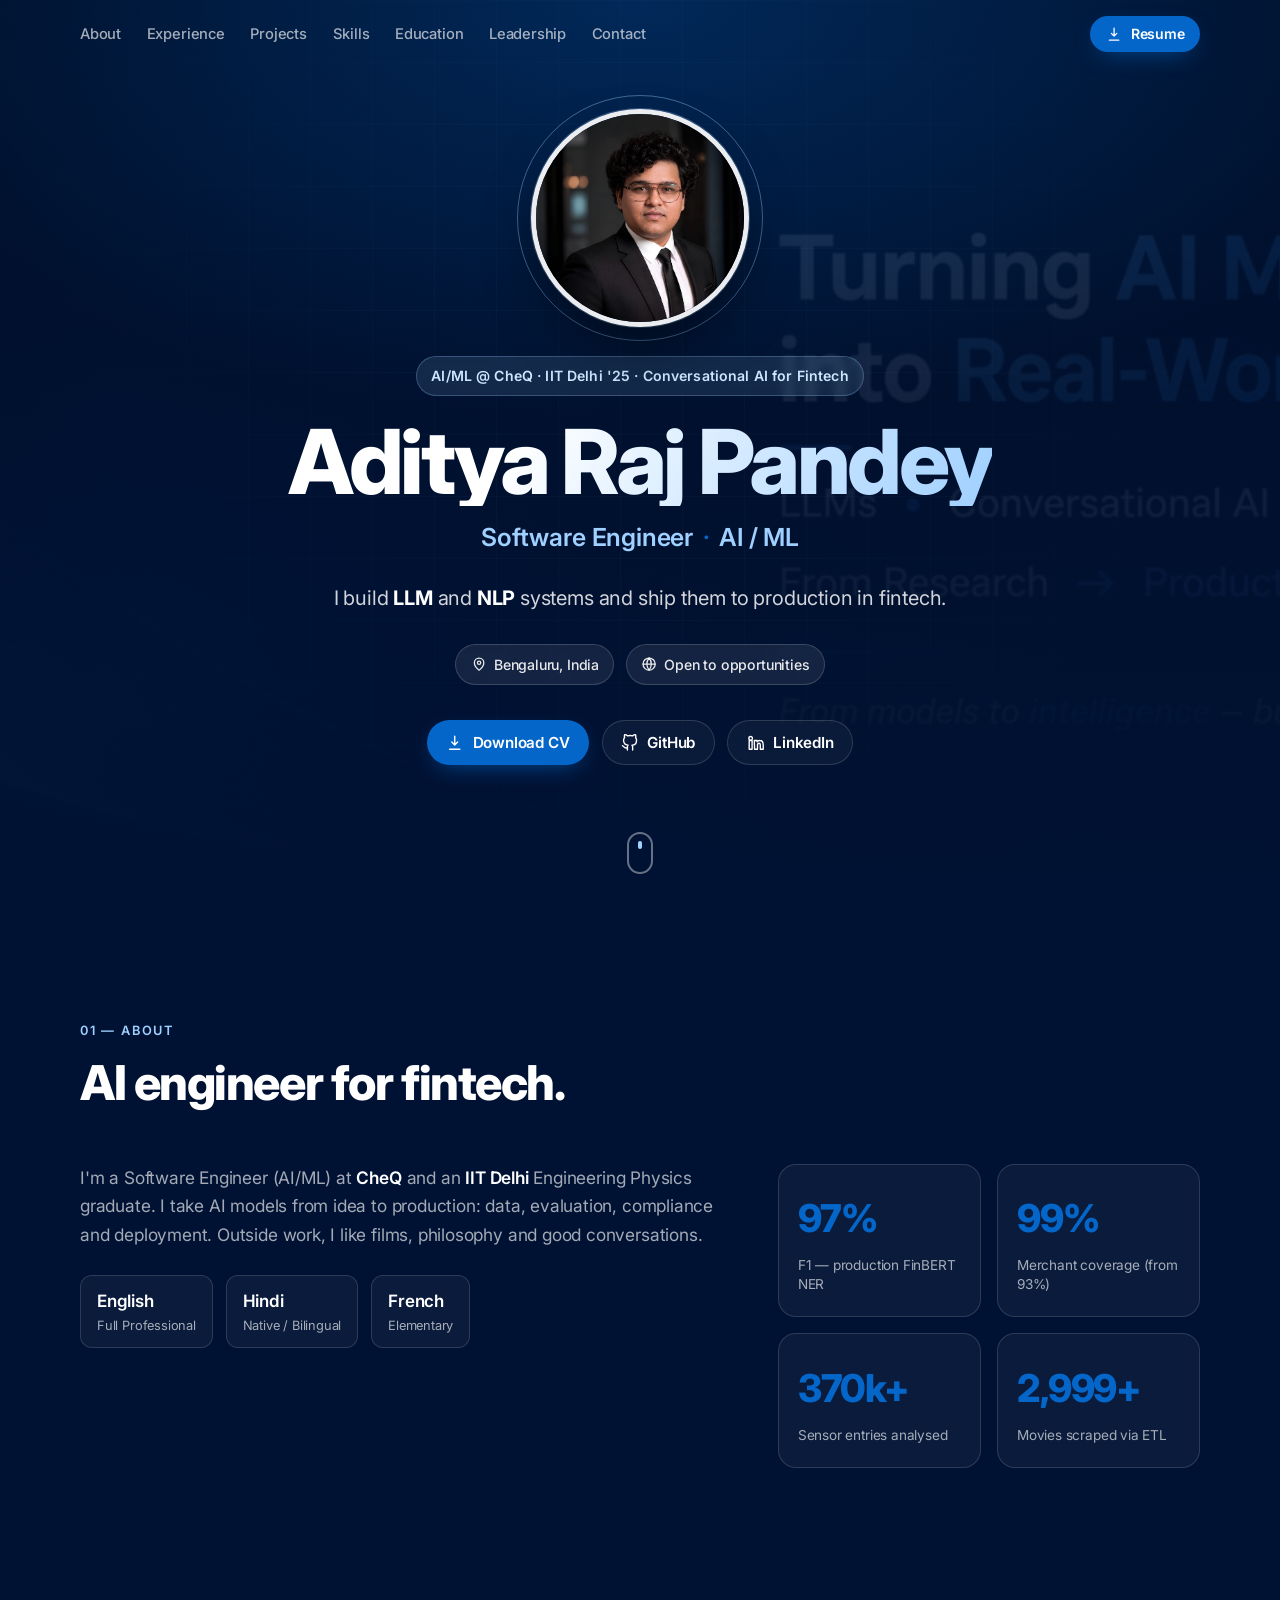
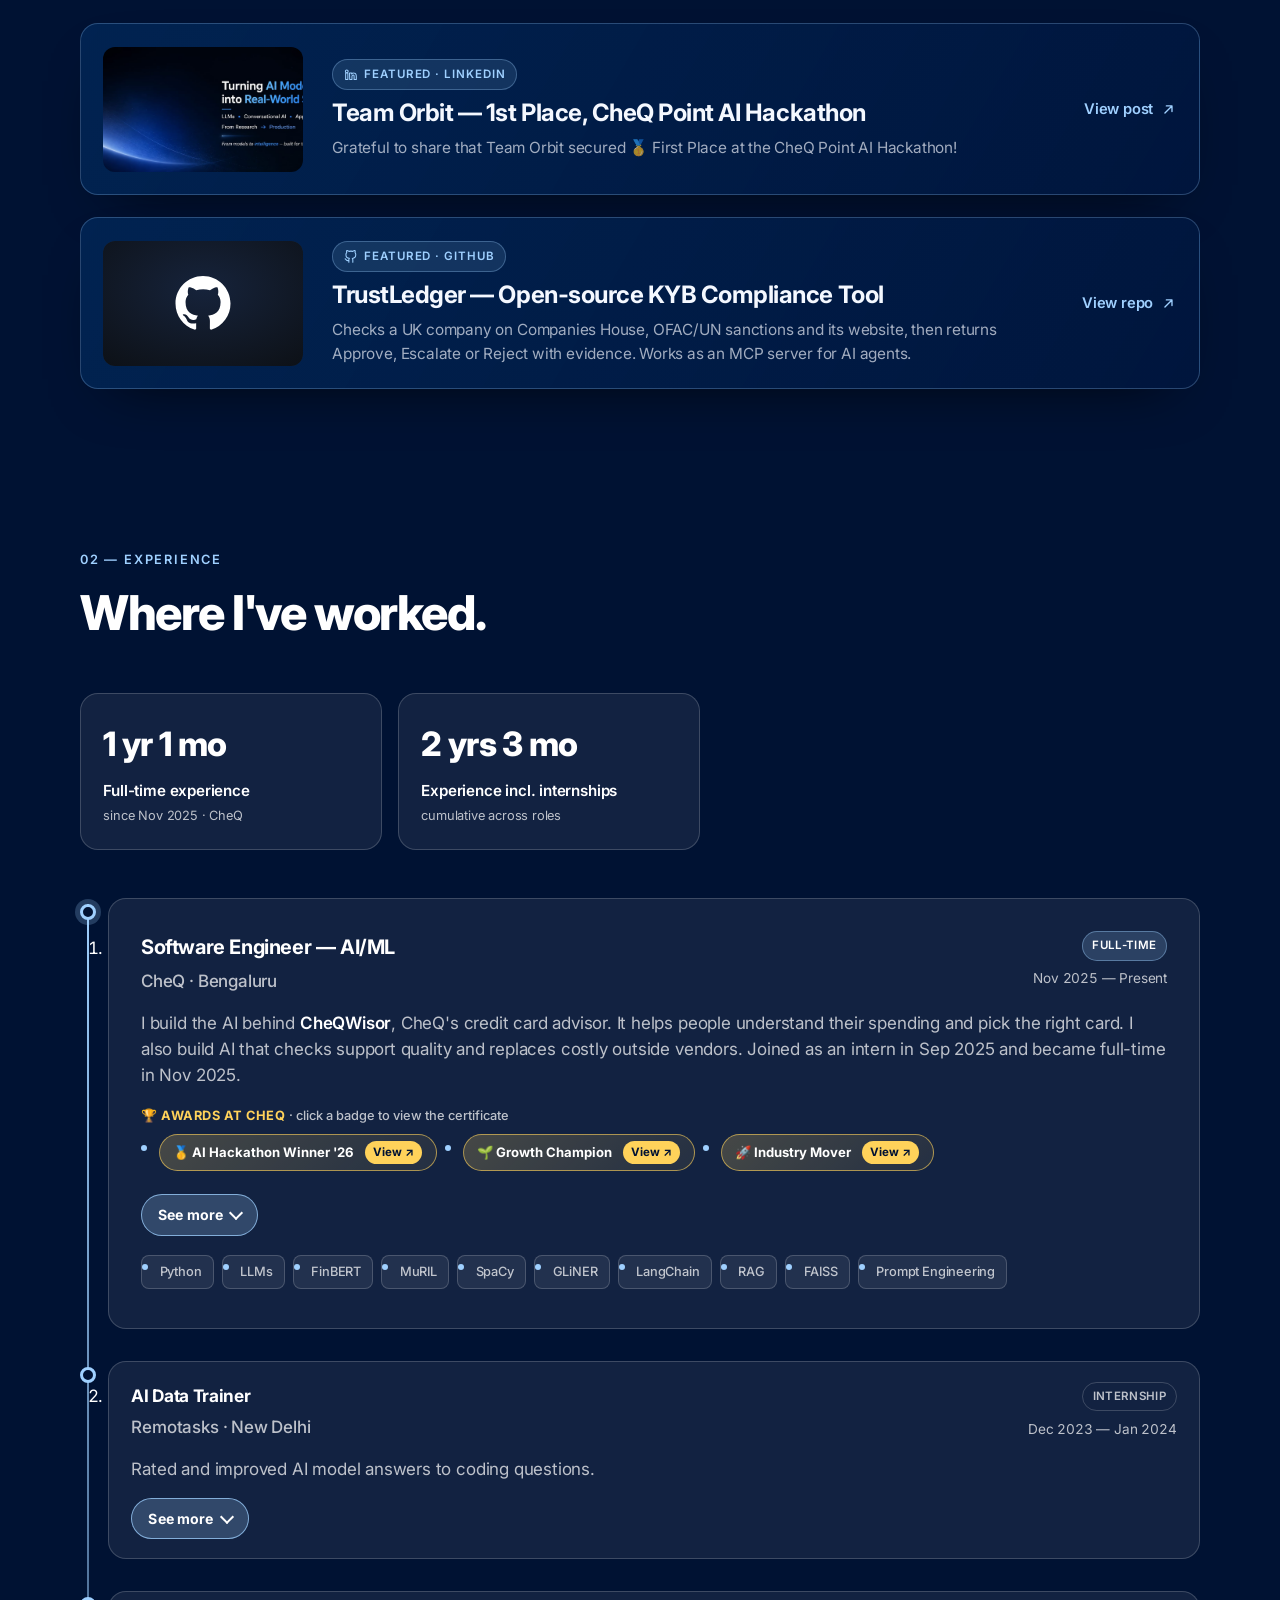
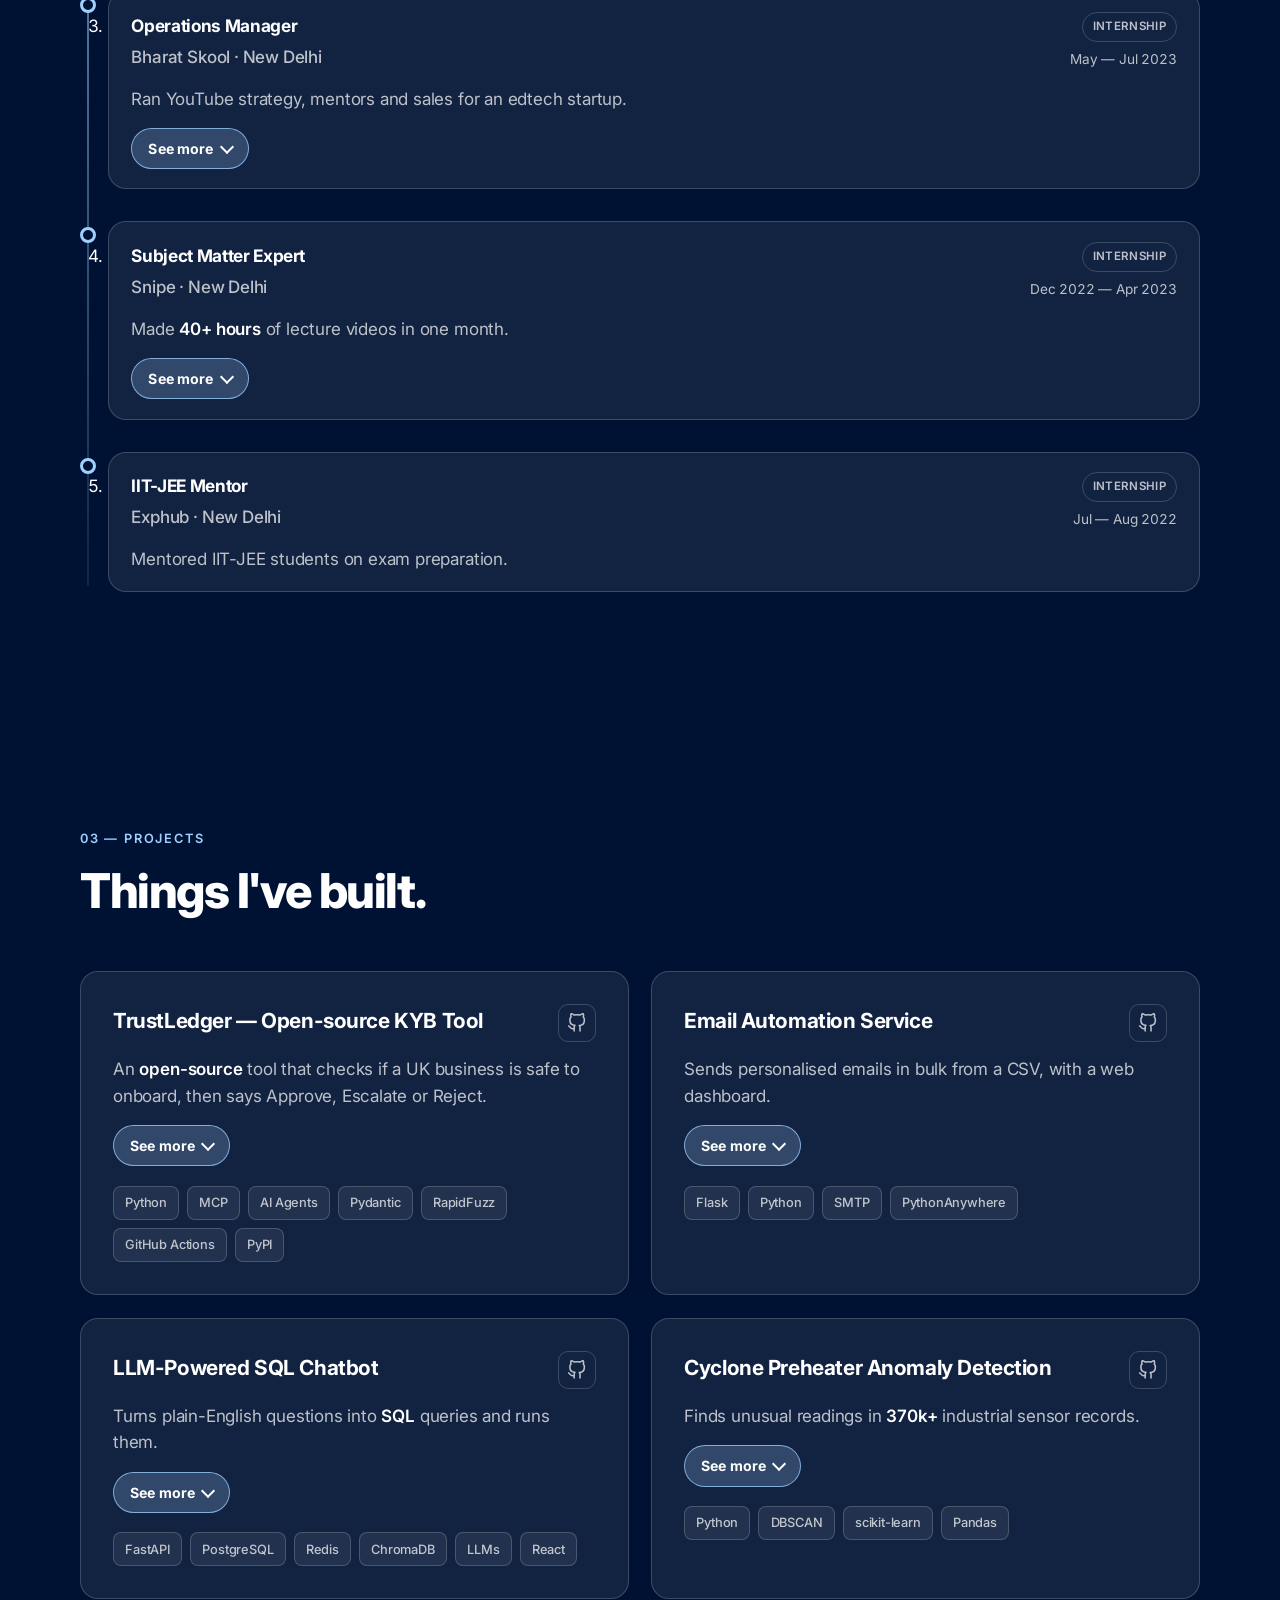
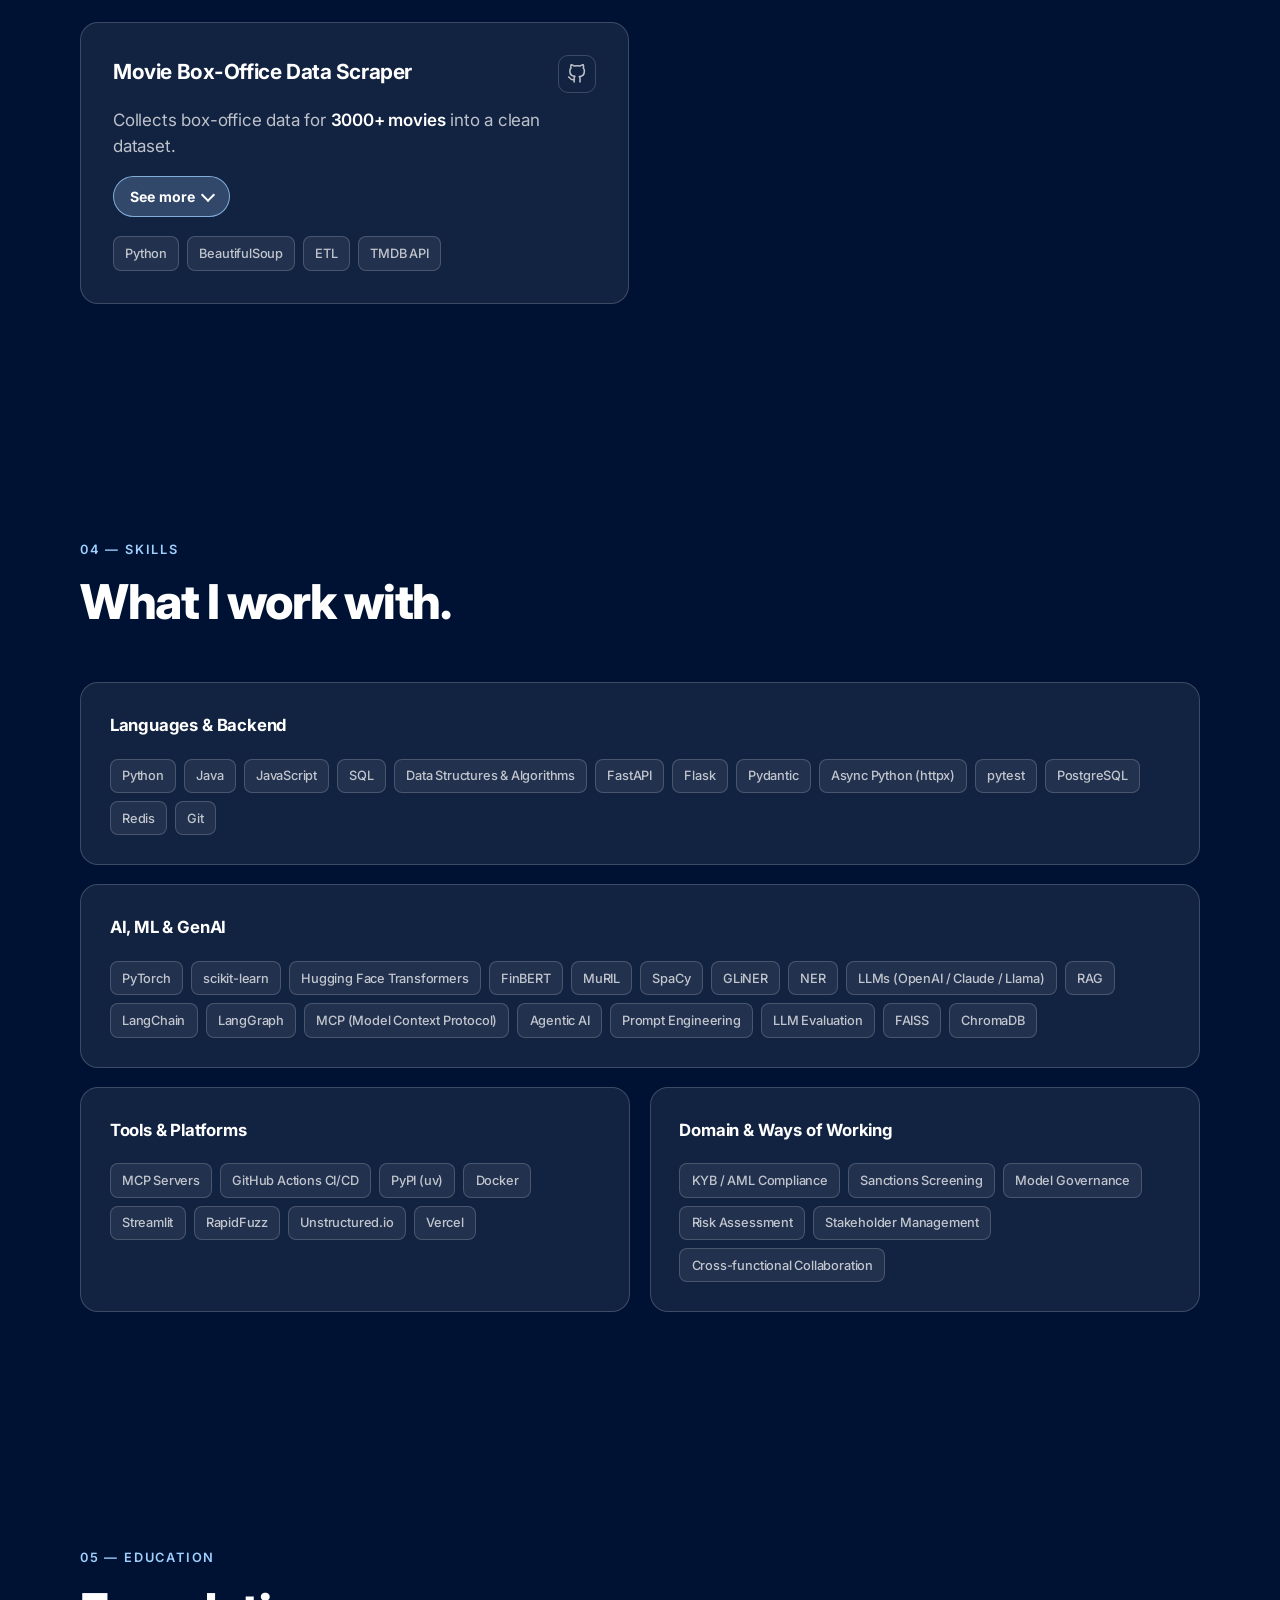
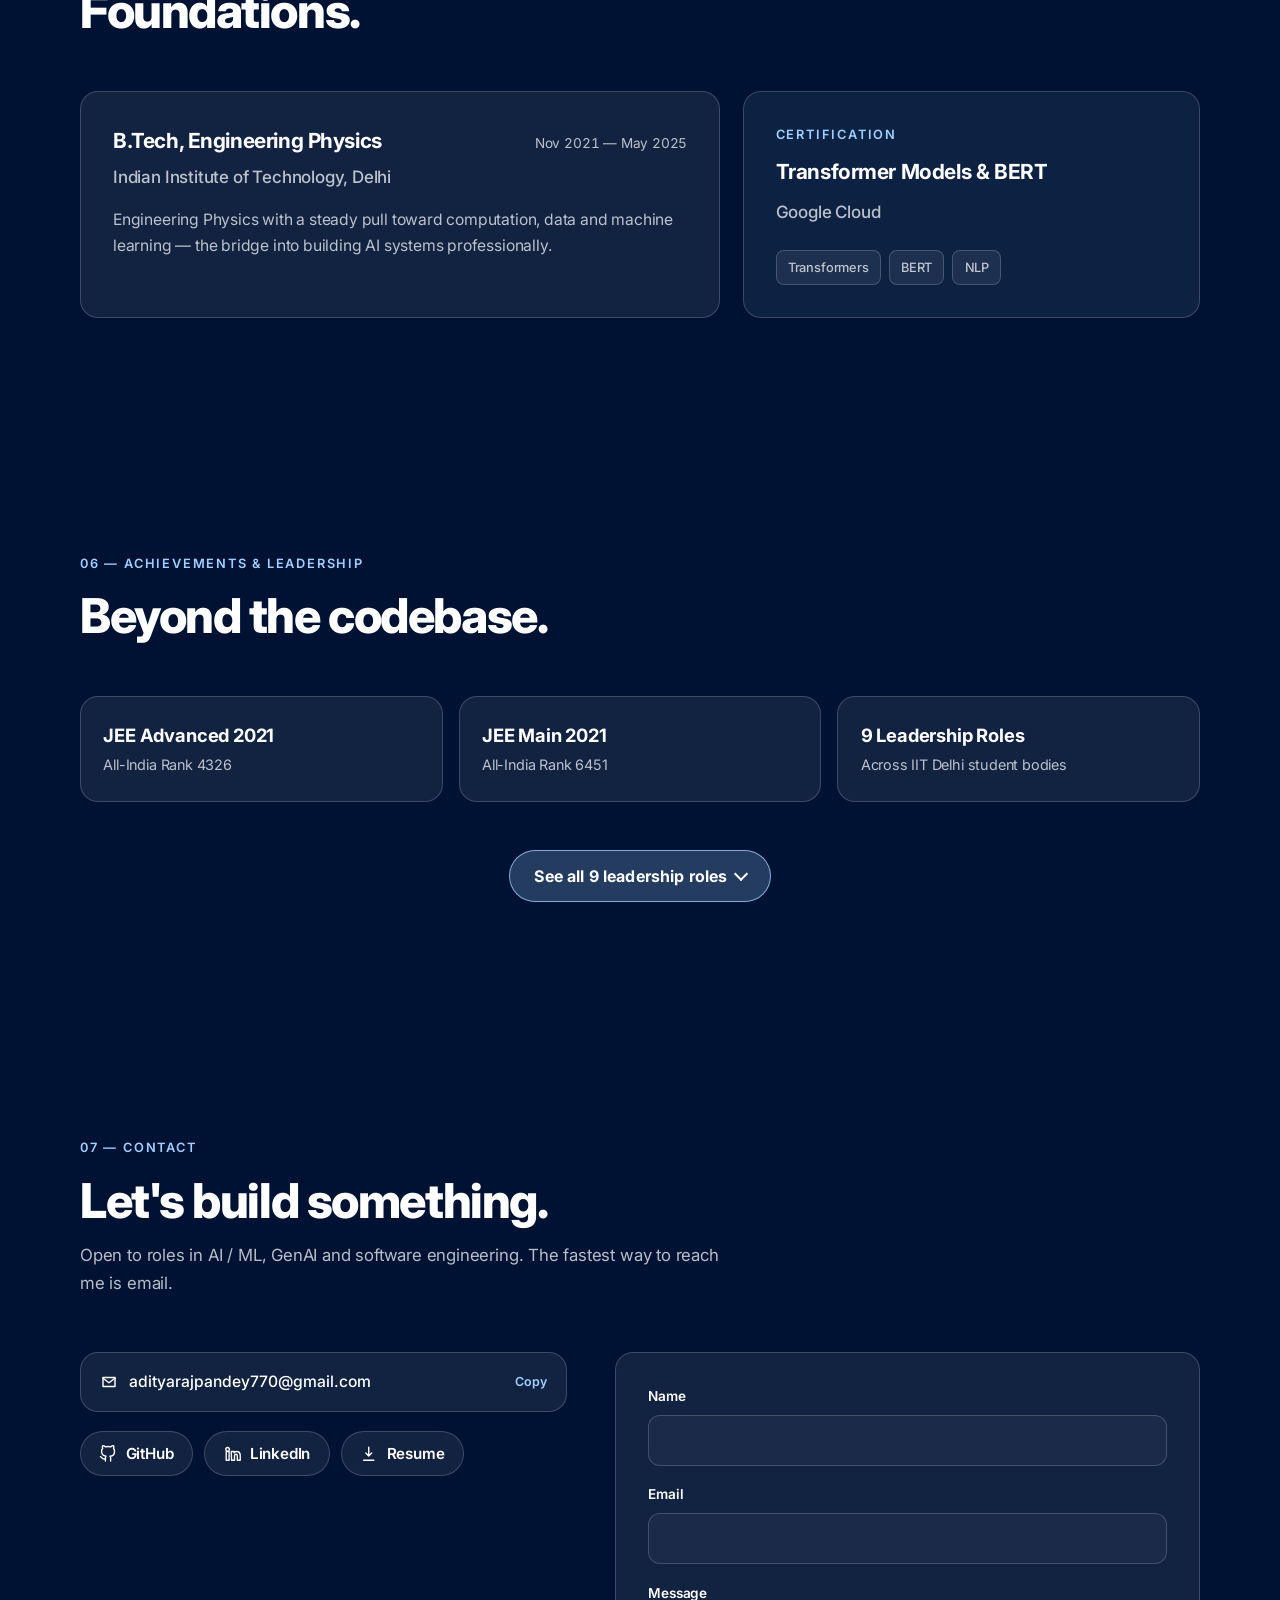
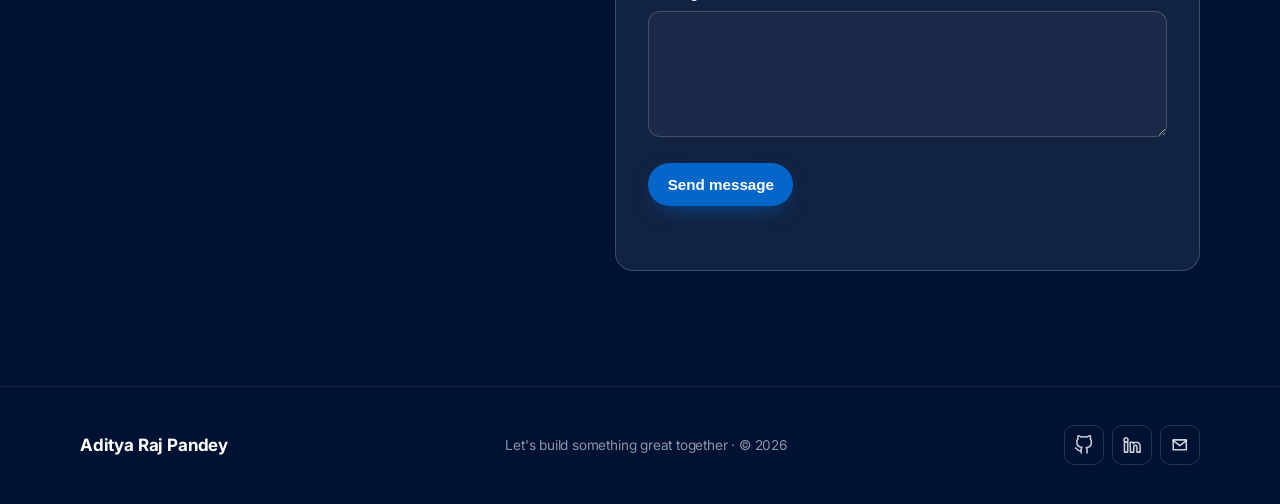
<file: index.html>
<!DOCTYPE html>
<html lang="en">
<head>
  <meta charset="UTF-8" />
  <meta name="viewport" content="width=device-width, initial-scale=1.0" />
  <meta name="theme-color" content="#001233" />

  <!-- Primary Meta -->
  <title>Aditya Raj Pandey — Software Engineer, AI/ML</title>
  <meta name="description" content="Aditya Raj Pandey — Software Engineer (AI/ML) at CheQ, IIT Delhi '25. Building production-grade LLM and applied-NLP systems for fintech, from concept to deployment." />
  <meta name="author" content="Aditya Raj Pandey" />
  <meta name="keywords" content="Aditya Raj Pandey, AI Engineer, Machine Learning Engineer, Software Engineer, LLM, NLP, FinBERT, RAG, LangChain, IIT Delhi, CheQ" />
  <link rel="canonical" href="https://adityarajpandey.netlify.app/" />

  <!-- Open Graph -->
  <meta property="og:type" content="website" />
  <meta property="og:title" content="Aditya Raj Pandey — Software Engineer, AI/ML" />
  <meta property="og:description" content="Building production-grade LLM and applied-NLP systems for fintech. IIT Delhi '25 · AI/ML @ CheQ." />
  <meta property="og:url" content="https://adityarajpandey.netlify.app/" />
  <meta property="og:image" content="https://adityarajpandey.netlify.app/assets/cover.png" />
  <meta property="og:site_name" content="Aditya Raj Pandey" />

  <!-- Twitter -->
  <meta name="twitter:card" content="summary_large_image" />
  <meta name="twitter:title" content="Aditya Raj Pandey — Software Engineer, AI/ML" />
  <meta name="twitter:description" content="Building production-grade LLM and applied-NLP systems for fintech. IIT Delhi '25 · AI/ML @ CheQ." />
  <meta name="twitter:image" content="https://adityarajpandey.netlify.app/assets/cover.png" />

  <!-- Icons & Manifest -->
  <link rel="icon" type="image/svg+xml" href="assets/favicon.svg" />
  <link rel="manifest" href="site.webmanifest" />

  <!-- Fonts -->
  <link rel="preconnect" href="https://fonts.googleapis.com" />
  <link rel="preconnect" href="https://fonts.gstatic.com" crossorigin />
  <link href="https://fonts.googleapis.com/css2?family=Inter:wght@400;500;600;700;800&display=swap" rel="stylesheet" />

  <!-- Styles -->
  <link rel="stylesheet" href="styles/main.css" />

  <!-- Structured Data -->
  <script type="application/ld+json">
  {
    "@context": "https://schema.org",
    "@type": "Person",
    "name": "Aditya Raj Pandey",
    "jobTitle": "Software Engineer — AI/ML",
    "worksFor": { "@type": "Organization", "name": "CheQ" },
    "alumniOf": { "@type": "CollegeOrUniversity", "name": "Indian Institute of Technology, Delhi" },
    "address": { "@type": "PostalAddress", "addressLocality": "Bengaluru", "addressRegion": "Karnataka", "addressCountry": "India" },
    "email": "mailto:adityarajpandey770@gmail.com",
    "url": "https://adityarajpandey.netlify.app/",
    "knowsLanguage": ["English", "Hindi", "French"],
    "sameAs": [
      "https://github.com/Aditya23770",
      "https://www.linkedin.com/in/aditya-raj-pandey-815248230/"
    ],
    "knowsAbout": ["Large Language Models", "Applied NLP", "Named Entity Recognition", "RAG", "LangChain", "PyTorch", "FinBERT", "Prompt Engineering"]
  }
  </script>
</head>

<body>
  <a href="#main" class="skip-link">Skip to content</a>

  <!-- Scroll progress -->
  <div class="scroll-progress" aria-hidden="true"><span id="progressBar"></span></div>

  <!-- Navbar -->
  <header class="nav" id="nav">
    <div class="nav__inner">
      <nav class="nav__links" aria-label="Primary">
        <a href="#about">About</a>
        <a href="#experience">Experience</a>
        <a href="#projects">Projects</a>
        <a href="#skills">Skills</a>
        <a href="#education">Education</a>
        <a href="#leadership">Leadership</a>
        <a href="#contact">Contact</a>
      </nav>

      <div class="nav__actions">
        <a class="btn btn--solid btn--sm" href="assets/Aditya-Raj-Pandey-Resume.pdf" download>
          <svg class="ic" viewBox="0 0 24 24" aria-hidden="true"><path d="M12 3v12m0 0 4-4m-4 4-4-4M5 21h14"/></svg>
          Resume
        </a>
        <button class="nav__toggle" id="navToggle" aria-label="Open menu" aria-expanded="false" aria-controls="mobileMenu">
          <svg class="ic" viewBox="0 0 24 24" aria-hidden="true"><path d="M4 6h16M4 12h16M4 18h16"/></svg>
        </button>
      </div>
    </div>

    <!-- Mobile menu -->
    <div class="nav__mobile" id="mobileMenu" hidden>
      <a href="#about">About</a>
      <a href="#experience">Experience</a>
      <a href="#projects">Projects</a>
      <a href="#skills">Skills</a>
      <a href="#education">Education</a>
      <a href="#leadership">Leadership</a>
      <a href="#contact">Contact</a>
      <a class="btn btn--solid" href="assets/Aditya-Raj-Pandey-Resume.pdf" download>Download Resume</a>
    </div>
  </header>

  <main id="main">

    <!-- ============ HERO ============ -->
    <section class="section hero" id="home" data-bg="#001233" data-fg="#ffffff" data-accent="#9fd0ff">
      <div class="hero__bg" aria-hidden="true">
        <img class="hero__cover" src="assets/cover.png" alt="" fetchpriority="high" decoding="async" />
        <span class="hero__overlay"></span>
        <span class="hero__grid-lines"></span>
      </div>
      <div class="container hero__inner reveal">
        <div class="hero__avatar-wrap">
          <img class="hero__avatar" src="assets/profile.png" alt="Portrait of Aditya Raj Pandey" width="220" height="220" fetchpriority="high" decoding="async" />
          <span class="hero__avatar-ring" aria-hidden="true"></span>
        </div>
        <p class="hero__eyebrow">AI/ML @ CheQ · IIT Delhi '25 · Conversational AI for Fintech</p>
        <h1 class="hero__title">Aditya Raj Pandey</h1>
        <p class="hero__role">Software Engineer<span class="dot">·</span>AI / ML</p>
        <p class="hero__lede">
          I build <strong>LLM</strong> and <strong>NLP</strong> systems and ship them to production in fintech.
        </p>
        <div class="hero__meta">
          <span class="chip"><svg class="ic" viewBox="0 0 24 24" aria-hidden="true"><path d="M12 21s-7-5.2-7-11a7 7 0 0 1 14 0c0 5.8-7 11-7 11Z"/><circle cx="12" cy="10" r="2.5"/></svg> Bengaluru, India</span>
          <span class="chip"><svg class="ic" viewBox="0 0 24 24" aria-hidden="true"><circle cx="12" cy="12" r="9"/><path d="M3 12h18M12 3a14 14 0 0 1 0 18M12 3a14 14 0 0 0 0 18"/></svg> Open to opportunities</span>
        </div>
        <div class="hero__cta">
          <a class="btn btn--solid" href="assets/Aditya-Raj-Pandey-Resume.pdf" download>
            <svg class="ic" viewBox="0 0 24 24" aria-hidden="true"><path d="M12 3v12m0 0 4-4m-4 4-4-4M5 21h14"/></svg>
            Download CV
          </a>
          <a class="btn btn--ghost" href="https://github.com/Aditya23770" target="_blank" rel="noopener">
            <svg class="ic" viewBox="0 0 24 24" aria-hidden="true"><path d="M9 19c-5 1.5-5-2.5-7-3m14 6v-3.9a3.4 3.4 0 0 0-.9-2.6c3-.3 6.2-1.5 6.2-6.7A5.2 5.2 0 0 0 20 4.8 4.9 4.9 0 0 0 19.9 1S18.7.6 16 2.5a13.4 13.4 0 0 0-7 0C6.3.6 5.1 1 5.1 1A4.9 4.9 0 0 0 5 4.8a5.2 5.2 0 0 0-1.5 3.7c0 5.2 3.2 6.4 6.2 6.7a3.4 3.4 0 0 0-.9 2.6V22"/></svg>
            GitHub
          </a>
          <a class="btn btn--ghost" href="https://www.linkedin.com/in/aditya-raj-pandey-815248230/" target="_blank" rel="noopener">
            <svg class="ic" viewBox="0 0 24 24" aria-hidden="true"><path d="M4.98 3.5A2.5 2.5 0 1 1 5 8.5a2.5 2.5 0 0 1-.02-5ZM3 9h4v12H3zM10 9h3.8v1.7h.05A4.2 4.2 0 0 1 17.6 9c4 0 4.7 2.6 4.7 6V21h-4v-5.3c0-1.3 0-3-1.8-3s-2.1 1.4-2.1 2.9V21h-4z"/></svg>
            LinkedIn
          </a>
        </div>
      </div>
      <a href="#about" class="hero__scroll" aria-label="Scroll to About">
        <span></span>
      </a>
    </section>

    <!-- ============ ABOUT ============ -->
    <section class="section" id="about" data-bg="#f4f8ff" data-fg="#002855" data-accent="#0466c8">
      <div class="container">
        <header class="section__head reveal">
          <span class="section__kicker">01 — About</span>
          <h2 class="section__title">AI engineer for fintech.</h2>
        </header>

        <div class="about__grid">
          <div class="about__bio reveal">
            <p>
              I'm a Software Engineer (AI/ML) at <strong>CheQ</strong> and an <strong>IIT Delhi</strong> Engineering Physics graduate.
              I take AI models from idea to production: data, evaluation, compliance and deployment.
              Outside work, I like films, philosophy and good conversations.
            </p>
            <ul class="about__langs" aria-label="Languages">
              <li><span>English</span><small>Full Professional</small></li>
              <li><span>Hindi</span><small>Native / Bilingual</small></li>
              <li><span>French</span><small>Elementary</small></li>
            </ul>
          </div>

          <div class="about__stats reveal">
            <div class="stat">
              <strong class="stat__num" data-count="97" data-suffix="%">0</strong>
              <span class="stat__label">F1 — production FinBERT NER</span>
            </div>
            <div class="stat">
              <strong class="stat__num" data-count="99" data-suffix="%">0</strong>
              <span class="stat__label">Merchant coverage (from 93%)</span>
            </div>
            <div class="stat">
              <strong class="stat__num" data-count="370" data-suffix="k+">0</strong>
              <span class="stat__label">Sensor entries analysed</span>
            </div>
            <div class="stat">
              <strong class="stat__num" data-count="3000" data-suffix="+">0</strong>
              <span class="stat__label">Movies scraped via ETL</span>
            </div>
          </div>
        </div>
      </div>
    </section>

    <!-- ============ EXPERIENCE ============ -->
    <section class="section section--dark" id="experience" data-bg="#0353a4" data-fg="#ffffff" data-accent="#9fd0ff">
      <div class="container">
        <header class="section__head reveal">
          <span class="section__kicker">02 — Experience</span>
          <h2 class="section__title">Where I've worked.</h2>
        </header>

        <!-- Running counters -->
        <div class="counters reveal" data-fulltime-start="2025-11-01" data-intern-months="14">
          <div class="counter">
            <strong class="counter__num" id="ftCounter">—</strong>
            <span class="counter__label">Full-time experience<small>since Nov 2025 · CheQ</small></span>
          </div>
          <div class="counter">
            <strong class="counter__num" id="totalCounter">—</strong>
            <span class="counter__label">Experience incl. internships<small>cumulative across roles</small></span>
          </div>
        </div>

        <ol class="timeline">
          <li class="timeline__item timeline__item--feature reveal">
            <div class="timeline__dot"></div>
            <div class="exp-card">
              <div class="exp-card__top">
                <div>
                  <h3 class="exp-card__role">Software Engineer — AI/ML</h3>
                  <p class="exp-card__org">CheQ · Bengaluru</p>
                </div>
                <div class="exp-card__when">
                  <span class="badge badge--accent">Full-time</span>
                  <span class="exp-card__dates">Nov 2025 — Present</span>
                </div>
              </div>
              <p class="summary">I build the AI behind <strong>CheQWisor</strong>, CheQ's credit card advisor. It helps people understand their spending and pick the right card. I also build AI that checks support quality and replaces costly outside vendors. Joined as an intern in Sep 2025 and became full-time in Nov 2025.</p>
              <p class="award-hint">🏆 Awards at CheQ <span>· click a badge to view the certificate</span></p>
              <ul class="award-badges" aria-label="Awards at CheQ">
                <li><button type="button" class="award-badge" data-cert="assets/awards/hackathon-2026.jpg" data-caption="First Place, CheQ Point AI Hackathon 2026">🥇 AI Hackathon Winner '26</button></li>
                <li><button type="button" class="award-badge" data-cert="assets/awards/growth-champion.jpg" data-caption="Growth Champions: Certificate of Excellence, CheQ">🌱 Growth Champion</button></li>
                <li><button type="button" class="award-badge" data-cert="assets/awards/industry-mover.jpg" data-caption="Industry Movers: Certificate of Excellence, CheQ">🚀 Industry Mover</button></li>
              </ul>
              <details class="more"><summary><span class="more__open">See more</span><span class="more__close">See less</span></summary><div class="exp-card__block"><h4>CX Quality Evaluation (LLM ticket audit)</h4><ul><li>Built a pipeline that scores support tickets on <strong>14+ quality checks</strong>.</li><li>Fine-tuned a multilingual <strong>BERT (MuRIL)</strong> model to find intent, sentiment and risk in tickets.</li><li>Used an <strong>LLM</strong> to check whether agents followed the SOP and kept the right tone.</li></ul></div><div class="exp-card__block"><h4>Merchant name extraction (in-house NER)</h4><ul><li>Built an in-house <strong>NER model</strong> that reads merchant names from bank transactions, replacing a paid vendor.</li><li>Compared SpaCy, GLiNER and FinBERT; shipped <strong>FinBERT</strong> after evaluation and compliance checks.</li><li>Raised merchant coverage from <strong>93% to 99%</strong> at <strong>97% F1</strong>.</li></ul></div><div class="exp-card__block"><h4>LLM sentiment &amp; issue classification</h4><ul><li>Defined the issue categories with the Product team.</li><li>Built an <strong>LLM</strong> classifier that tags each user query by sentiment and issue.</li><li>Alerts show Product which issues are rising.</li></ul></div><div class="exp-card__block"><h4>Chatbot web search</h4><ul><li>Compared Firecrawl, Exa, Vertex AI and Crawl4AI for chatbot web search.</li><li>Built a <strong>50-query test set</strong> from 3 months of real chatbot questions.</li><li>Built a weekly pipeline: crawl → <strong>LLM summary</strong> → <strong>vector database</strong>.</li></ul></div></details>
              <ul class="tags"><li>Python</li><li>LLMs</li><li>FinBERT</li><li>MuRIL</li><li>SpaCy</li><li>GLiNER</li><li>LangChain</li><li>RAG</li><li>FAISS</li><li>Prompt Engineering</li></ul>
            </div>
          </li>

          <li class="timeline__item reveal">
            <div class="timeline__dot"></div>
            <div class="exp-card exp-card--compact">
              <div class="exp-card__top">
                <div>
                  <h3 class="exp-card__role">AI Data Trainer</h3>
                  <p class="exp-card__org">Remotasks · New Delhi</p>
                </div>
                <div class="exp-card__when">
                  <span class="badge">Internship</span>
                  <span class="exp-card__dates">Dec 2023 — Jan 2024</span>
                </div>
              </div>
              <p class="summary">Rated and improved AI model answers to coding questions.</p>
              <details class="more"><summary><span class="more__open">See more</span><span class="more__close">See less</span></summary><ul><li>Wrote ideal answers to coding prompts to train the model.</li><li>Rated model outputs for accuracy, about 30 hours a week.</li></ul></details>
            </div>
          </li>

          <li class="timeline__item reveal">
            <div class="timeline__dot"></div>
            <div class="exp-card exp-card--compact">
              <div class="exp-card__top">
                <div>
                  <h3 class="exp-card__role">Operations Manager</h3>
                  <p class="exp-card__org">Bharat Skool · New Delhi</p>
                </div>
                <div class="exp-card__when">
                  <span class="badge">Internship</span>
                  <span class="exp-card__dates">May — Jul 2023</span>
                </div>
              </div>
              <p class="summary">Ran YouTube strategy, mentors and sales for an edtech startup.</p>
              <details class="more"><summary><span class="more__open">See more</span><span class="more__close">See less</span></summary><ul><li>Planned YouTube content with the founder.</li><li>Managed a team of IIT-JEE mentors and led marketing and sales.</li></ul></details>
            </div>
          </li>

          <li class="timeline__item reveal">
            <div class="timeline__dot"></div>
            <div class="exp-card exp-card--compact">
              <div class="exp-card__top">
                <div>
                  <h3 class="exp-card__role">Subject Matter Expert</h3>
                  <p class="exp-card__org">Snipe · New Delhi</p>
                </div>
                <div class="exp-card__when">
                  <span class="badge">Internship</span>
                  <span class="exp-card__dates">Dec 2022 — Apr 2023</span>
                </div>
              </div>
              <p class="summary">Made <strong>40+ hours</strong> of lecture videos in one month.</p>
              <details class="more"><summary><span class="more__open">See more</span><span class="more__close">See less</span></summary><ul><li>Worked with a 5-person quality team to review the content.</li></ul></details>
            </div>
          </li>

          <li class="timeline__item reveal">
            <div class="timeline__dot"></div>
            <div class="exp-card exp-card--compact">
              <div class="exp-card__top">
                <div>
                  <h3 class="exp-card__role">IIT-JEE Mentor</h3>
                  <p class="exp-card__org">Exphub · New Delhi</p>
                </div>
                <div class="exp-card__when">
                  <span class="badge">Internship</span>
                  <span class="exp-card__dates">Jul — Aug 2022</span>
                </div>
              </div>
              <p class="summary">Mentored IIT-JEE students on exam preparation.</p>
              
            </div>
          </li>
        </ol>
      </div>
    </section>

    <!-- ============ PROJECTS ============ -->
    <section class="section section--dark" id="projects" data-bg="#023e7d" data-fg="#ffffff" data-accent="#9fd0ff">
      <div class="container">
        <header class="section__head reveal">
          <span class="section__kicker">03 — Projects</span>
          <h2 class="section__title">Things I've built.</h2>
        </header>

        <div class="projects">

          <article class="project reveal">
            <div class="project__head">
              <h3 class="project__title">TrustLedger — Open-source KYB Tool</h3>
              <div class="project__links">
                <a href="https://github.com/Aditya23770/kyb-tool-mcp" target="_blank" rel="noopener" aria-label="GitHub repository">
                  <svg class="ic" viewBox="0 0 24 24" aria-hidden="true"><path d="M9 19c-5 1.5-5-2.5-7-3m14 6v-3.9a3.4 3.4 0 0 0-.9-2.6c3-.3 6.2-1.5 6.2-6.7A5.2 5.2 0 0 0 20 4.8 4.9 4.9 0 0 0 19.9 1S18.7.6 16 2.5a13.4 13.4 0 0 0-7 0C6.3.6 5.1 1 5.1 1A4.9 4.9 0 0 0 5 4.8a5.2 5.2 0 0 0-1.5 3.7c0 5.2 3.2 6.4 6.2 6.7a3.4 3.4 0 0 0-.9 2.6V22"/></svg>
                </a>
              </div>
            </div>
            <p class="summary">An <strong>open-source</strong> tool that checks if a UK business is safe to onboard, then says Approve, Escalate or Reject.</p>
            <details class="more"><summary><span class="more__open">See more</span><span class="more__close">See less</span></summary><ul><li>Checks <strong>Companies House</strong>, <strong>OFAC and UN sanctions</strong> and the company website.</li><li>Runs as an <strong>MCP server</strong> for AI agents, plus a CLI and Python API on <strong>PyPI</strong>.</li><li>Catches <strong>99.4%</strong> of sanctioned names with <strong>0.04%</strong> false matches on 5,000 real UK firms.</li></ul></details>
            <ul class="tags"><li>Python</li><li>MCP</li><li>AI Agents</li><li>Pydantic</li><li>RapidFuzz</li><li>GitHub Actions</li><li>PyPI</li></ul>
          </article>

          <article class="project reveal">
            <div class="project__head">
              <h3 class="project__title">Email Automation Service</h3>
              <div class="project__links">
                <a href="https://github.com/Aditya23770/mass-emailer-cron" target="_blank" rel="noopener" aria-label="GitHub repository">
                  <svg class="ic" viewBox="0 0 24 24" aria-hidden="true"><path d="M9 19c-5 1.5-5-2.5-7-3m14 6v-3.9a3.4 3.4 0 0 0-.9-2.6c3-.3 6.2-1.5 6.2-6.7A5.2 5.2 0 0 0 20 4.8 4.9 4.9 0 0 0 19.9 1S18.7.6 16 2.5a13.4 13.4 0 0 0-7 0C6.3.6 5.1 1 5.1 1A4.9 4.9 0 0 0 5 4.8a5.2 5.2 0 0 0-1.5 3.7c0 5.2 3.2 6.4 6.2 6.7a3.4 3.4 0 0 0-.9 2.6V22"/></svg>
                </a>
              </div>
            </div>
            <p class="summary">Sends personalised emails in bulk from a CSV, with a web dashboard.</p>
            <details class="more"><summary><span class="more__open">See more</span><span class="more__close">See less</span></summary><ul><li>Rotates templates and adds delays between sends.</li><li>Skips contacts already emailed and attaches a PDF.</li><li>Deployed on <strong>PythonAnywhere</strong> with logging.</li></ul></details>
            <ul class="tags"><li>Flask</li><li>Python</li><li>SMTP</li><li>PythonAnywhere</li></ul>
          </article>

          <article class="project reveal">
            <div class="project__head">
              <h3 class="project__title">LLM-Powered SQL Chatbot</h3>
              <div class="project__links">
                <a href="https://github.com/Aditya23770/llm-sql-chatbot" target="_blank" rel="noopener" aria-label="GitHub repository">
                  <svg class="ic" viewBox="0 0 24 24" aria-hidden="true"><path d="M9 19c-5 1.5-5-2.5-7-3m14 6v-3.9a3.4 3.4 0 0 0-.9-2.6c3-.3 6.2-1.5 6.2-6.7A5.2 5.2 0 0 0 20 4.8 4.9 4.9 0 0 0 19.9 1S18.7.6 16 2.5a13.4 13.4 0 0 0-7 0C6.3.6 5.1 1 5.1 1A4.9 4.9 0 0 0 5 4.8a5.2 5.2 0 0 0-1.5 3.7c0 5.2 3.2 6.4 6.2 6.7a3.4 3.4 0 0 0-.9 2.6V22"/></svg>
                </a>
              </div>
            </div>
            <p class="summary">Turns plain-English questions into <strong>SQL</strong> queries and runs them.</p>
            <details class="more"><summary><span class="more__open">See more</span><span class="more__close">See less</span></summary><ul><li>Checks a <strong>Redis</strong> cache, finds the schema in <strong>ChromaDB</strong>, then asks an <strong>LLM</strong>.</li><li>Caches similar questions so repeats are faster.</li><li><strong>React</strong> dashboard on a <strong>FastAPI</strong> backend.</li></ul></details>
            <ul class="tags"><li>FastAPI</li><li>PostgreSQL</li><li>Redis</li><li>ChromaDB</li><li>LLMs</li><li>React</li></ul>
          </article>

          <article class="project reveal">
            <div class="project__head">
              <h3 class="project__title">Cyclone Preheater Anomaly Detection</h3>
              <div class="project__links">
                <a href="https://github.com/Aditya23770/anomaly-detection-cycloneData" target="_blank" rel="noopener" aria-label="GitHub repository">
                  <svg class="ic" viewBox="0 0 24 24" aria-hidden="true"><path d="M9 19c-5 1.5-5-2.5-7-3m14 6v-3.9a3.4 3.4 0 0 0-.9-2.6c3-.3 6.2-1.5 6.2-6.7A5.2 5.2 0 0 0 20 4.8 4.9 4.9 0 0 0 19.9 1S18.7.6 16 2.5a13.4 13.4 0 0 0-7 0C6.3.6 5.1 1 5.1 1A4.9 4.9 0 0 0 5 4.8a5.2 5.2 0 0 0-1.5 3.7c0 5.2 3.2 6.4 6.2 6.7a3.4 3.4 0 0 0-.9 2.6V22"/></svg>
                </a>
              </div>
            </div>
            <p class="summary">Finds unusual readings in <strong>370k+</strong> industrial sensor records.</p>
            <details class="more"><summary><span class="more__open">See more</span><span class="more__close">See less</span></summary><ul><li>Used <strong>DBSCAN</strong> clustering on 3 years of data.</li><li>Tuned it with k-distance and silhouette scores.</li><li>Found pressure and temperature faults.</li></ul></details>
            <ul class="tags"><li>Python</li><li>DBSCAN</li><li>scikit-learn</li><li>Pandas</li></ul>
          </article>

          <article class="project reveal">
            <div class="project__head">
              <h3 class="project__title">Movie Box-Office Data Scraper</h3>
              <div class="project__links">
                <a href="https://github.com/Aditya23770/WebScrapper" target="_blank" rel="noopener" aria-label="GitHub repository">
                  <svg class="ic" viewBox="0 0 24 24" aria-hidden="true"><path d="M9 19c-5 1.5-5-2.5-7-3m14 6v-3.9a3.4 3.4 0 0 0-.9-2.6c3-.3 6.2-1.5 6.2-6.7A5.2 5.2 0 0 0 20 4.8 4.9 4.9 0 0 0 19.9 1S18.7.6 16 2.5a13.4 13.4 0 0 0-7 0C6.3.6 5.1 1 5.1 1A4.9 4.9 0 0 0 5 4.8a5.2 5.2 0 0 0-1.5 3.7c0 5.2 3.2 6.4 6.2 6.7a3.4 3.4 0 0 0-.9 2.6V22"/></svg>
                </a>
              </div>
            </div>
            <p class="summary">Collects box-office data for <strong>3000+ movies</strong> into a clean dataset.</p>
            <details class="more"><summary><span class="more__open">See more</span><span class="more__close">See less</span></summary><ul><li>Scrapes the-numbers.com using parallel threads.</li><li>Adds details from the <strong>TMDB API</strong>.</li><li>Cleans and saves everything to CSV.</li></ul></details>
            <ul class="tags"><li>Python</li><li>BeautifulSoup</li><li>ETL</li><li>TMDB API</li></ul>
          </article>
        </div>
      </div>
    </section>

    <!-- ============ SKILLS ============ -->
    <section class="section section--dark" id="skills" data-bg="#002855" data-fg="#ffffff" data-accent="#9fd0ff">
      <div class="container">
        <header class="section__head reveal">
          <span class="section__kicker">04 — Skills</span>
          <h2 class="section__title">What I work with.</h2>
        </header>

        <div class="skills">

          <div class="skill-card reveal">
            <h3>Languages &amp; Backend</h3>
            <ul class="tags"><li>Python</li><li>Java</li><li>JavaScript</li><li>SQL</li><li>Data Structures &amp; Algorithms</li><li>FastAPI</li><li>Flask</li><li>Pydantic</li><li>Async Python (httpx)</li><li>pytest</li><li>PostgreSQL</li><li>Redis</li><li>Git</li></ul>
          </div>

          <div class="skill-card reveal">
            <h3>AI, ML &amp; GenAI</h3>
            <ul class="tags"><li>PyTorch</li><li>scikit-learn</li><li>Hugging Face Transformers</li><li>FinBERT</li><li>MuRIL</li><li>SpaCy</li><li>GLiNER</li><li>NER</li><li>LLMs (OpenAI / Claude / Llama)</li><li>RAG</li><li>LangChain</li><li>LangGraph</li><li>MCP (Model Context Protocol)</li><li>Agentic AI</li><li>Prompt Engineering</li><li>LLM Evaluation</li><li>FAISS</li><li>ChromaDB</li></ul>
          </div>

          <div class="skill-card reveal">
            <h3>Tools &amp; Platforms</h3>
            <ul class="tags"><li>MCP Servers</li><li>GitHub Actions CI/CD</li><li>PyPI (uv)</li><li>Docker</li><li>Streamlit</li><li>RapidFuzz</li><li>Unstructured.io</li><li>Vercel</li></ul>
          </div>

          <div class="skill-card reveal">
            <h3>Domain &amp; Ways of Working</h3>
            <ul class="tags"><li>KYB / AML Compliance</li><li>Sanctions Screening</li><li>Model Governance</li><li>Risk Assessment</li><li>Stakeholder Management</li><li>Cross-functional Collaboration</li></ul>
          </div>
        </div>
      </div>
    </section>

    <!-- ============ EDUCATION & CERTIFICATIONS ============ -->
    <section class="section section--dark" id="education" data-bg="#001845" data-fg="#ffffff" data-accent="#9fd0ff">
      <div class="container">
        <header class="section__head reveal">
          <span class="section__kicker">05 — Education</span>
          <h2 class="section__title">Foundations.</h2>
        </header>

        <div class="edu-grid">
          <div class="edu-card reveal">
            <div class="edu-card__top">
              <h3>B.Tech, Engineering Physics</h3>
              <span class="exp-card__dates">Nov 2021 — May 2025</span>
            </div>
            <p class="exp-card__org">Indian Institute of Technology, Delhi</p>
            <p class="project__desc">
              Engineering Physics with a steady pull toward computation, data and machine learning —
              the bridge into building AI systems professionally.
            </p>
          </div>

          <div class="edu-card edu-card--cert reveal">
            <span class="section__kicker">Certification</span>
            <h3>Transformer Models &amp; BERT</h3>
            <p class="exp-card__org">Google Cloud</p>
            <ul class="tags"><li>Transformers</li><li>BERT</li><li>NLP</li></ul>
          </div>
        </div>
      </div>
    </section>

    <!-- ============ ACHIEVEMENTS & LEADERSHIP ============ -->
    <section class="section section--dark" id="leadership" data-bg="#33415c" data-fg="#ffffff" data-accent="#cdd6ec">
      <div class="container">
        <header class="section__head reveal">
          <span class="section__kicker">06 — Achievements &amp; Leadership</span>
          <h2 class="section__title">Beyond the codebase.</h2>
        </header>

        <div class="awards reveal">
          <div class="award">
            <strong>JEE Advanced 2021</strong>
            <span>All-India Rank 4326</span>
          </div>
          <div class="award">
            <strong>JEE Main 2021</strong>
            <span>All-India Rank 6451</span>
          </div>
          <div class="award">
            <strong>9 Leadership Roles</strong>
            <span>Across IIT Delhi student bodies</span>
          </div>
        </div>

        <details class="more more--section reveal"><summary><span class="more__open">See all 9 leadership roles</span><span class="more__close">Hide leadership roles</span></summary>
        <div class="por">

          <article class="por-card">
            <span class="por-card__tag">Arts &amp; Culture</span>
            <h4>Event Coordinator — Physics Society (CAIC)</h4>
            <p class="por-card__meta">IIT Delhi · Aug 2023 — Apr 2024</p>
            <p class="summary">Ran events for physics students.</p>
            <details class="more"><summary><span class="more__open">See more</span><span class="more__close">See less</span></summary><ul><li>Ran Intern Insights for first-year students.</li><li>Led the Simulation Challenge and professor–student meetups.</li></ul></details>
          </article>

          <article class="por-card">
            <span class="por-card__tag">Arts &amp; Culture</span>
            <h4>Logistics Coordinator — Rendezvous IITD</h4>
            <p class="por-card__meta">IIT Delhi · Aug 2023 — Apr 2024</p>
            <p class="summary">Led a <strong>10-person</strong> logistics team for the cultural fest.</p>
            <details class="more"><summary><span class="more__open">See more</span><span class="more__close">See less</span></summary><ul><li>Handled logistics for Comedy Hunt, Qawwali Night and SPIC MACAY.</li></ul></details>
          </article>

          <article class="por-card">
            <span class="por-card__tag">Science &amp; Tech</span>
            <h4>Event Executive — TRYST</h4>
            <p class="por-card__meta">IIT Delhi · Jan — Apr 2023</p>
            <p class="summary">Ran 6 events with <strong>700+</strong> sign-ups.</p>
            <details class="more"><summary><span class="more__open">See more</span><span class="more__close">See less</span></summary><ul><li>Won sponsorships from Quickheal and Neovel.</li><li>Worked with CXO-level guests.</li></ul></details>
          </article>

          <article class="por-card">
            <span class="por-card__tag">Arts &amp; Culture</span>
            <h4>Infrastructure Executive — Rendezvous IITD</h4>
            <p class="por-card__meta">IIT Delhi · Jan — Aug 2023</p>
            <p class="summary">Set up stalls and stages for <strong>100+</strong> artists.</p>
            <details class="more"><summary><span class="more__open">See more</span><span class="more__close">See less</span></summary><ul><li>Coordinated brand stalls for Techno, Beardo, Havells and Swiss Beauty.</li><li>Organised food stalls for the night shows.</li></ul></details>
          </article>

          <article class="por-card">
            <span class="por-card__tag">Education</span>
            <h4>Marketing Executive — Hindi Samiti</h4>
            <p class="por-card__meta">IIT Delhi · Feb — Mar 2023</p>
            <p class="summary">Promoted a MUN debate to <strong>500+</strong> debaters from 20+ colleges.</p>
            
          </article>

          <article class="por-card">
            <span class="por-card__tag">Arts &amp; Culture</span>
            <h4>Publicity Executive — Physics Society (CAIC)</h4>
            <p class="por-card__meta">IIT Delhi · Aug 2022 — Aug 2023</p>
            <p class="summary">Ran publicity for the society's events.</p>
            
          </article>

          <article class="por-card">
            <span class="por-card__tag">Social Action</span>
            <h4>Hospitality Executive — Indradhanu</h4>
            <p class="por-card__meta">IIT Delhi · Dec 2022 — Feb 2023</p>
            <p class="summary">Ran hospitality for VIBHINN, a 3-day queer-collective conference.</p>
            
          </article>

          <article class="por-card">
            <span class="por-card__tag">Dramatics</span>
            <h4>Writer / Actor / Assistant — Ankahi</h4>
            <p class="por-card__meta">IIT Delhi · Mar 2022</p>
            <p class="summary">Won <strong>2nd place</strong> in an inter-hostel short-film contest.</p>
            <details class="more"><summary><span class="more__open">See more</span><span class="more__close">See less</span></summary><ul><li>15-person team, made in 10 days.</li></ul></details>
          </article>

          <article class="por-card">
            <span class="por-card__tag">Dramatics</span>
            <h4>Actor — Ankahi</h4>
            <p class="por-card__meta">IIT Delhi · Jul — Aug 2022</p>
            <p class="summary">Co-wrote and acted in a 1971-war play for <strong>1000</strong> people.</p>
            <details class="more"><summary><span class="more__open">See more</span><span class="more__close">See less</span></summary><ul><li>Made in 7 days.</li></ul></details>
          </article>
        </div>
        </details>
      </div>
    </section>

    <!-- ============ CONTACT ============ -->
    <section class="section section--dark" id="contact" data-bg="#001233" data-fg="#ffffff" data-accent="#9fd0ff">
      <div class="container contact">
        <header class="section__head reveal">
          <span class="section__kicker">07 — Contact</span>
          <h2 class="section__title">Let's build something.</h2>
          <p class="section__sub">Open to roles in AI / ML, GenAI and software engineering. The fastest way to reach me is email.</p>
        </header>

        <div class="contact__grid">
          <div class="contact__side reveal">
            <button class="contact__email" id="copyEmail" type="button" aria-label="Copy email address">
              <svg class="ic" viewBox="0 0 24 24" aria-hidden="true"><path d="M4 6h16v12H4z"/><path d="m4 7 8 6 8-6"/></svg>
              <span>adityarajpandey770@gmail.com</span>
              <span class="contact__copy" id="copyState">Copy</span>
            </button>

            <div class="contact__socials">
              <a class="btn btn--ghost" href="https://github.com/Aditya23770" target="_blank" rel="noopener">
                <svg class="ic" viewBox="0 0 24 24" aria-hidden="true"><path d="M9 19c-5 1.5-5-2.5-7-3m14 6v-3.9a3.4 3.4 0 0 0-.9-2.6c3-.3 6.2-1.5 6.2-6.7A5.2 5.2 0 0 0 20 4.8 4.9 4.9 0 0 0 19.9 1S18.7.6 16 2.5a13.4 13.4 0 0 0-7 0C6.3.6 5.1 1 5.1 1A4.9 4.9 0 0 0 5 4.8a5.2 5.2 0 0 0-1.5 3.7c0 5.2 3.2 6.4 6.2 6.7a3.4 3.4 0 0 0-.9 2.6V22"/></svg>
                GitHub
              </a>
              <a class="btn btn--ghost" href="https://www.linkedin.com/in/aditya-raj-pandey-815248230/" target="_blank" rel="noopener">
                <svg class="ic" viewBox="0 0 24 24" aria-hidden="true"><path d="M4.98 3.5A2.5 2.5 0 1 1 5 8.5a2.5 2.5 0 0 1-.02-5ZM3 9h4v12H3zM10 9h3.8v1.7h.05A4.2 4.2 0 0 1 17.6 9c4 0 4.7 2.6 4.7 6V21h-4v-5.3c0-1.3 0-3-1.8-3s-2.1 1.4-2.1 2.9V21h-4z"/></svg>
                LinkedIn
              </a>
              <a class="btn btn--ghost" href="assets/Aditya-Raj-Pandey-Resume.pdf" download>
                <svg class="ic" viewBox="0 0 24 24" aria-hidden="true"><path d="M12 3v12m0 0 4-4m-4 4-4-4M5 21h14"/></svg>
                Resume
              </a>
            </div>
          </div>

          <!-- Netlify Forms -->
          <form class="contact__form reveal" name="contact" method="POST" data-netlify="true" netlify-honeypot="bot-field">
            <input type="hidden" name="form-name" value="contact" />
            <p class="hp" hidden><label>Don't fill this out: <input name="bot-field" /></label></p>
            <div class="field">
              <label for="name">Name</label>
              <input id="name" name="name" type="text" required autocomplete="name" />
            </div>
            <div class="field">
              <label for="email">Email</label>
              <input id="email" name="email" type="email" required autocomplete="email" />
            </div>
            <div class="field">
              <label for="message">Message</label>
              <textarea id="message" name="message" rows="4" required></textarea>
            </div>
            <button class="btn btn--solid" type="submit">Send message</button>
            <p class="form-status" id="formStatus" role="status" aria-live="polite"></p>
          </form>
        </div>
      </div>
    </section>
  </main>

  <!-- ============ FOOTER ============ -->
  <footer class="footer" data-bg="#001233" data-fg="#ffffff">
    <div class="container footer__inner">
      <p class="footer__name">Aditya Raj Pandey</p>
      <p class="footer__note">Let's build something great together · © <span id="year"></span></p>
      <div class="footer__socials">
        <a href="https://github.com/Aditya23770" target="_blank" rel="noopener" aria-label="GitHub">
          <svg class="ic" viewBox="0 0 24 24" aria-hidden="true"><path d="M9 19c-5 1.5-5-2.5-7-3m14 6v-3.9a3.4 3.4 0 0 0-.9-2.6c3-.3 6.2-1.5 6.2-6.7A5.2 5.2 0 0 0 20 4.8 4.9 4.9 0 0 0 19.9 1S18.7.6 16 2.5a13.4 13.4 0 0 0-7 0C6.3.6 5.1 1 5.1 1A4.9 4.9 0 0 0 5 4.8a5.2 5.2 0 0 0-1.5 3.7c0 5.2 3.2 6.4 6.2 6.7a3.4 3.4 0 0 0-.9 2.6V22"/></svg>
        </a>
        <a href="https://www.linkedin.com/in/aditya-raj-pandey-815248230/" target="_blank" rel="noopener" aria-label="LinkedIn">
          <svg class="ic" viewBox="0 0 24 24" aria-hidden="true"><path d="M4.98 3.5A2.5 2.5 0 1 1 5 8.5a2.5 2.5 0 0 1-.02-5ZM3 9h4v12H3zM10 9h3.8v1.7h.05A4.2 4.2 0 0 1 17.6 9c4 0 4.7 2.6 4.7 6V21h-4v-5.3c0-1.3 0-3-1.8-3s-2.1 1.4-2.1 2.9V21h-4z"/></svg>
        </a>
        <a href="mailto:adityarajpandey770@gmail.com" aria-label="Email">
          <svg class="ic" viewBox="0 0 24 24" aria-hidden="true"><path d="M4 6h16v12H4z"/><path d="m4 7 8 6 8-6"/></svg>
        </a>
      </div>
    </div>
  </footer>

  <!-- Back to top -->
  <button class="to-top" id="toTop" aria-label="Back to top" hidden>
    <svg class="ic" viewBox="0 0 24 24" aria-hidden="true"><path d="M12 19V5m0 0-6 6m6-6 6 6"/></svg>
  </button>

  <!-- Certificate viewer -->
  <dialog class="cert-modal" id="certModal" aria-label="Award certificate">
    <button type="button" class="cert-modal__close" id="certClose" aria-label="Close">✕</button>
    <img id="certImg" alt="" />
    <p class="cert-modal__caption" id="certCaption"></p>
  </dialog>

  <script src="scripts/main.js" defer></script>
</body>
</html>
</file>
<file: styles/main.css>
/* =========================================================
   Aditya Raj Pandey — Portfolio
   Deep Sea Blue · section-wise scroll color system
   ========================================================= */

:root {
  /* Palette */
  --smart-blue: #0466c8;
  --steel-azure: #0353a4;
  --regal-navy: #023e7d;
  --prussian-1: #002855;
  --prussian-2: #001845;
  --prussian-3: #001233;
  --twilight: #33415c;
  --blue-slate: #5c677d;
  --slate-grey: #7d8597;
  --cool-steel: #979dac;

  /* Live, JS-driven section colors (defaults = hero / dark) */
  --bg: #001233;
  --fg: #ffffff;
  --accent: #9fd0ff;

  /* Derived helpers */
  --muted: color-mix(in srgb, var(--fg) 64%, transparent);
  --hair: color-mix(in srgb, var(--fg) 14%, transparent);
  --card: color-mix(in srgb, var(--fg) 4%, transparent);

  --maxw: 1120px;
  --radius: 18px;
  --radius-sm: 12px;
  --ease: cubic-bezier(.22, 1, .36, 1);

  --font: "Inter", system-ui, -apple-system, "Segoe UI", Roboto, Helvetica, Arial, sans-serif;
}

* { box-sizing: border-box; margin: 0; padding: 0; }

html { scroll-behavior: smooth; -webkit-text-size-adjust: 100%; }

body {
  font-family: var(--font);
  background: var(--bg);
  color: var(--fg);
  line-height: 1.65;
  font-size: 17px;
  letter-spacing: -0.011em;
  overflow-x: hidden;
  transition: background-color .6s var(--ease), color .6s var(--ease);
  -webkit-font-smoothing: antialiased;
  text-rendering: optimizeLegibility;
}

/* Dark sections recompute helpers so cards/borders read on dark bg */
.section--dark {
  --muted: color-mix(in srgb, var(--fg) 72%, transparent);
  --hair: color-mix(in srgb, var(--fg) 18%, transparent);
  --card: color-mix(in srgb, var(--fg) 7%, transparent);
}

img { max-width: 100%; display: block; }
a { color: inherit; text-decoration: none; }
ul { list-style: none; }

.ic { width: 1.15em; height: 1.15em; fill: none; stroke: currentColor; stroke-width: 1.9; stroke-linecap: round; stroke-linejoin: round; flex: none; }

.container { width: min(100% - 2.5rem, var(--maxw)); margin-inline: auto; }

/* ---------- Skip link ---------- */
.skip-link {
  position: fixed; top: -100px; left: 12px; z-index: 1000;
  background: var(--smart-blue); color: #fff; padding: .6rem 1rem; border-radius: 10px;
  transition: top .2s var(--ease);
}
.skip-link:focus { top: 12px; }

/* ---------- Scroll progress ---------- */
.scroll-progress {
  position: fixed; inset: 0 0 auto 0; height: 3px; z-index: 200;
  background: transparent; pointer-events: none;
}
.scroll-progress span {
  display: block; height: 100%; width: 0%;
  background: linear-gradient(90deg, var(--smart-blue), #5fa8ff);
  box-shadow: 0 0 12px color-mix(in srgb, var(--smart-blue) 60%, transparent);
}

/* ---------- Buttons ---------- */
.btn {
  display: inline-flex; align-items: center; gap: .55rem;
  font-weight: 600; font-size: .95rem; line-height: 1;
  padding: .8rem 1.15rem; border-radius: 999px; cursor: pointer;
  border: 1px solid transparent; transition: transform .25s var(--ease), background .25s var(--ease), border-color .25s var(--ease), box-shadow .25s var(--ease);
  white-space: nowrap;
}
.btn--sm { padding: .55rem .9rem; font-size: .88rem; }
.btn--solid {
  background: var(--smart-blue); color: #fff;
  box-shadow: 0 8px 24px -10px color-mix(in srgb, var(--smart-blue) 80%, transparent);
}
.btn--solid:hover { background: #0a73db; transform: translateY(-2px); box-shadow: 0 14px 30px -10px color-mix(in srgb, var(--smart-blue) 85%, transparent); }
.btn--ghost {
  background: var(--card); color: var(--fg); border-color: var(--hair);
}
.btn--ghost:hover { transform: translateY(-2px); border-color: color-mix(in srgb, var(--fg) 38%, transparent); }

/* ---------- Navbar ---------- */
.nav {
  position: fixed; inset: 0 0 auto 0; z-index: 150;
  transition: background .4s var(--ease), box-shadow .4s var(--ease), backdrop-filter .4s;
}
.nav.is-scrolled {
  background: color-mix(in srgb, var(--bg) 78%, transparent);
  backdrop-filter: blur(14px) saturate(140%);
  -webkit-backdrop-filter: blur(14px) saturate(140%);
  box-shadow: 0 1px 0 var(--hair);
}
.nav__inner {
  width: min(100% - 2.5rem, var(--maxw)); margin-inline: auto;
  display: flex; align-items: center; justify-content: space-between;
  height: 68px;
}
.nav__links { display: flex; gap: 1.6rem; }
.nav__links a {
  font-size: .92rem; font-weight: 500; color: var(--muted);
  position: relative; transition: color .2s var(--ease);
}
.nav__links a::after {
  content: ""; position: absolute; left: 0; bottom: -6px; height: 2px; width: 0;
  background: var(--accent); transition: width .25s var(--ease);
}
.nav__links a:hover { color: var(--fg); }
.nav__links a:hover::after { width: 100%; }
.nav__links a.is-active { color: var(--fg); }
.nav__links a.is-active::after { width: 100%; }
.nav__actions { display: flex; align-items: center; gap: .6rem; }
.nav__toggle { display: none; background: var(--card); border: 1px solid var(--hair); color: var(--fg); width: 42px; height: 42px; border-radius: 12px; cursor: pointer; align-items: center; justify-content: center; }
.nav__mobile { display: none; }

/* ---------- Sections ---------- */
.section {
  position: relative;
  padding: clamp(5rem, 9vw, 8rem) 0;
}
.section__head { max-width: 760px; margin-bottom: clamp(2.2rem, 5vw, 3.4rem); }
.section__kicker {
  display: inline-block; font-size: .8rem; font-weight: 600; letter-spacing: .14em;
  text-transform: uppercase; color: var(--accent); margin-bottom: 1rem;
}
.section__title {
  font-size: clamp(1.9rem, 4.6vw, 3rem); line-height: 1.08; font-weight: 800;
  letter-spacing: -0.03em;
}
.section__sub { margin-top: 1rem; color: var(--muted); font-size: 1.05rem; max-width: 60ch; }

/* ---------- Hero ---------- */
.hero {
  min-height: 100svh; display: flex; align-items: center;
  padding-top: 90px; overflow: hidden;
}
/* Cover photo = full-bleed hero background */
.hero__bg { position: absolute; inset: 0; z-index: 0; overflow: hidden; }
.hero__cover {
  position: absolute; inset: 0; width: 100%; height: 100%;
  object-fit: cover; object-position: center;
  transform: scale(1.06); filter: brightness(.5) saturate(1.15);
}
.hero__overlay {
  position: absolute; inset: 0;
  background:
    radial-gradient(120% 85% at 50% 0%, rgba(4, 102, 200, .30), transparent 55%),
    linear-gradient(180deg, rgba(0, 18, 51, .76) 0%, rgba(0, 18, 51, .88) 55%, var(--prussian-3) 100%);
}
.hero__grid-lines {
  position: absolute; inset: 0; opacity: .22;
  background-image:
    linear-gradient(rgba(159, 208, 255, .12) 1px, transparent 1px),
    linear-gradient(90deg, rgba(159, 208, 255, .12) 1px, transparent 1px);
  background-size: 62px 62px;
  -webkit-mask-image: radial-gradient(circle at 50% 38%, #000 28%, transparent 72%);
  mask-image: radial-gradient(circle at 50% 38%, #000 28%, transparent 72%);
}

.hero__inner {
  position: relative; z-index: 1; max-width: 880px; margin-inline: auto;
  text-align: center; display: flex; flex-direction: column; align-items: center;
}

/* Profile photo — the focal point */
.hero__avatar-wrap { position: relative; width: clamp(150px, 26vw, 218px); aspect-ratio: 1; margin-bottom: 1.8rem; }
.hero__avatar {
  width: 100%; height: 100%; border-radius: 50%; object-fit: cover; object-position: 50% 20%;
  border: 5px solid rgba(255, 255, 255, .92);
  box-shadow: 0 26px 60px -18px rgba(0, 0, 0, .7), 0 0 0 1px rgba(159, 208, 255, .3);
  position: relative; z-index: 1;
}
.hero__avatar-ring {
  position: absolute; inset: -14px; border-radius: 50%;
  border: 1.5px solid rgba(159, 208, 255, .4);
  animation: pulsering 3.6s var(--ease) infinite;
}
@keyframes pulsering {
  0% { transform: scale(1); opacity: .7; }
  70%, 100% { transform: scale(1.14); opacity: 0; }
}

.hero__eyebrow {
  display: inline-block; font-weight: 600; font-size: .88rem; letter-spacing: .01em;
  color: #cfe6ff; background: rgba(159, 208, 255, .12);
  border: 1px solid rgba(159, 208, 255, .26);
  padding: .45rem .9rem; border-radius: 999px; margin-bottom: 1.4rem;
  -webkit-backdrop-filter: blur(4px); backdrop-filter: blur(4px);
}
.hero__title {
  font-size: clamp(2.8rem, 9vw, 5.6rem); line-height: .98; font-weight: 800; letter-spacing: -0.04em;
  background: linear-gradient(120deg, #ffffff 32%, #9fd0ff);
  -webkit-background-clip: text; background-clip: text; color: transparent;
}
.hero__role {
  margin-top: .7rem; font-size: clamp(1.1rem, 3vw, 1.55rem); font-weight: 600;
  color: #9fd0ff; display: inline-flex; align-items: center; gap: .6rem; justify-content: center;
}
.hero__role .dot { color: var(--smart-blue); }
.hero__lede { margin-top: 1.5rem; font-size: clamp(1.05rem, 2.4vw, 1.25rem); color: rgba(255, 255, 255, .82); max-width: 60ch; }
.hero__lede strong { color: #fff; font-weight: 700; }
.hero__meta { display: flex; flex-wrap: wrap; gap: .7rem; margin-top: 1.8rem; justify-content: center; }
.chip {
  display: inline-flex; align-items: center; gap: .45rem; font-size: .88rem; font-weight: 500;
  color: rgba(255, 255, 255, .9); background: rgba(255, 255, 255, .08); border: 1px solid rgba(255, 255, 255, .16);
  padding: .5rem .9rem; border-radius: 999px; -webkit-backdrop-filter: blur(4px); backdrop-filter: blur(4px);
}
.hero__cta { display: flex; flex-wrap: wrap; gap: .8rem; margin-top: 2.2rem; justify-content: center; }
.hero__scroll {
  position: absolute; bottom: 26px; left: 50%; transform: translateX(-50%); z-index: 1;
  width: 26px; height: 42px; border: 2px solid rgba(255, 255, 255, .4);
  border-radius: 999px; display: grid; place-items: start center; padding-top: 7px;
}
.hero__scroll span { width: 4px; height: 8px; border-radius: 4px; background: #9fd0ff; animation: scrolly 1.6s var(--ease) infinite; }
@keyframes scrolly { 0% { opacity: 0; transform: translateY(0); } 40% { opacity: 1; } 100% { opacity: 0; transform: translateY(12px); } }

/* Contact form status */
.form-status { margin-top: .9rem; font-size: .9rem; min-height: 1.2em; color: var(--muted); }
.form-status[data-type="ok"] { color: #6fffa9; }
.form-status[data-type="warn"] { color: #ffd27d; }

/* ---------- About ---------- */
.about__grid { display: grid; grid-template-columns: 1.5fr 1fr; gap: clamp(2rem, 5vw, 4rem); align-items: start; }
.about__bio p { color: var(--muted); font-size: 1.08rem; margin-bottom: 1.2rem; }
.about__bio strong { color: var(--fg); font-weight: 600; }
.about__langs { display: flex; flex-wrap: wrap; gap: .8rem; margin-top: 1.6rem; }
.about__langs li {
  background: var(--card); border: 1px solid var(--hair); border-radius: var(--radius-sm);
  padding: .7rem 1rem; display: flex; flex-direction: column;
}
.about__langs span { font-weight: 600; }
.about__langs small { color: var(--muted); font-size: .8rem; }

.about__stats { display: grid; grid-template-columns: 1fr 1fr; gap: 1rem; }
.stat {
  background: var(--card); border: 1px solid var(--hair); border-radius: var(--radius);
  padding: 1.4rem 1.2rem; transition: transform .3s var(--ease), border-color .3s var(--ease);
}
.stat:hover { transform: translateY(-4px); border-color: color-mix(in srgb, var(--accent) 50%, transparent); }
.stat__num { display: block; font-size: clamp(1.8rem, 4vw, 2.4rem); font-weight: 800; letter-spacing: -0.03em; color: var(--smart-blue); }
.stat__label { display: block; margin-top: .35rem; font-size: .85rem; color: var(--muted); line-height: 1.4; }

/* ---------- Counters (experience) ---------- */
.counters { display: grid; grid-template-columns: 1fr 1fr; gap: 1rem; margin-bottom: 3rem; max-width: 620px; }
.counter {
  background: var(--card); border: 1px solid var(--hair); border-radius: var(--radius);
  padding: 1.4rem 1.4rem;
}
.counter__num { display: block; font-size: clamp(1.5rem, 3.5vw, 2.1rem); font-weight: 800; letter-spacing: -0.02em; color: var(--fg); }
.counter__label { display: block; margin-top: .4rem; font-weight: 600; font-size: .95rem; }
.counter__label small { display: block; font-weight: 400; color: var(--muted); font-size: .8rem; margin-top: .15rem; }

/* ---------- Featured post (above Experience) ---------- */
.featured { padding: clamp(1.5rem, 4vw, 2.5rem) 0; }
.featured__list { display: flex; flex-direction: column; gap: clamp(1rem, 2vw, 1.4rem); }
.featured-card {
  --fc-muted: rgba(244, 248, 255, .66);
  display: grid;
  grid-template-columns: clamp(120px, 22vw, 200px) 1fr auto;
  align-items: center; gap: clamp(1rem, 3vw, 1.8rem);
  padding: clamp(1rem, 2.5vw, 1.4rem);
  border-radius: var(--radius); color: #f4f8ff;
  background: linear-gradient(120deg, rgba(4, 102, 200, .20), rgba(0, 24, 69, .55)), #001233;
  border: 1px solid rgba(159, 208, 255, .26);
  box-shadow: 0 24px 60px -34px rgba(0, 0, 0, .85);
  transition: transform .35s var(--ease), border-color .35s var(--ease), box-shadow .35s var(--ease);
}
.featured-card:hover { transform: translateY(-4px); border-color: rgba(159, 208, 255, .55); box-shadow: 0 30px 70px -34px rgba(0, 0, 0, .9); }
.featured-card__media { position: relative; overflow: hidden; border-radius: var(--radius-sm); aspect-ratio: 16 / 10; background: rgba(255, 255, 255, .05); }
.featured-card__thumb { width: 100%; height: 100%; object-fit: cover; object-position: center; transition: transform .5s var(--ease); }
.featured-card:hover .featured-card__thumb { transform: scale(1.05); }
.featured-card__body { min-width: 0; display: flex; flex-direction: column; gap: .5rem; }
.featured-card__badge {
  display: inline-flex; align-items: center; gap: .45rem; align-self: flex-start;
  font-size: .72rem; font-weight: 600; letter-spacing: .08em; text-transform: uppercase;
  color: #9fd0ff; background: rgba(159, 208, 255, .12); border: 1px solid rgba(159, 208, 255, .3);
  padding: .3rem .65rem; border-radius: 999px;
}
.featured-card__title { font-size: clamp(1.15rem, 2.6vw, 1.5rem); font-weight: 700; line-height: 1.25; letter-spacing: -0.02em; }
.featured-card__excerpt {
  color: var(--fc-muted); font-size: .96rem; line-height: 1.55;
  display: -webkit-box; -webkit-line-clamp: 2; -webkit-box-orient: vertical; overflow: hidden;
}
.featured-card__cta { display: inline-flex; align-items: center; gap: .4rem; white-space: nowrap; font-weight: 600; font-size: .92rem; color: #9fd0ff; transition: transform .25s var(--ease); }
.featured-card:hover .featured-card__cta { transform: translateX(3px); }
@media (max-width: 720px) {
  .featured-card { grid-template-columns: 1fr; }
  .featured-card__media { aspect-ratio: 16 / 9; }
  .featured-card__cta { justify-self: flex-start; }
}

/* ---------- Timeline ---------- */
.timeline { position: relative; padding-left: 28px; }
.timeline::before {
  content: ""; position: absolute; left: 7px; top: 6px; bottom: 6px; width: 2px;
  background: linear-gradient(var(--accent), color-mix(in srgb, var(--accent) 10%, transparent));
}
.timeline__item { position: relative; padding-bottom: 2rem; }
.timeline__item:last-child { padding-bottom: 0; }
.timeline__dot {
  position: absolute; left: -28px; top: 6px; width: 16px; height: 16px; border-radius: 50%;
  background: var(--bg); border: 3px solid var(--accent);
}
.timeline__item--feature .timeline__dot { box-shadow: 0 0 0 5px color-mix(in srgb, var(--accent) 22%, transparent); }

.exp-card {
  background: var(--card); border: 1px solid var(--hair); border-radius: var(--radius);
  padding: clamp(1.3rem, 3vw, 2rem); transition: transform .3s var(--ease), border-color .3s var(--ease);
}
.exp-card:hover { border-color: color-mix(in srgb, var(--accent) 45%, transparent); }
.exp-card--compact { padding: 1.2rem 1.4rem; }
.exp-card__top { display: flex; justify-content: space-between; gap: 1rem; flex-wrap: wrap; align-items: flex-start; }
.exp-card__role { font-size: 1.25rem; font-weight: 700; letter-spacing: -0.02em; }
.exp-card--compact .exp-card__role { font-size: 1.08rem; }
.exp-card__org { color: var(--muted); font-weight: 500; margin-top: .2rem; }
.exp-card__when { text-align: right; display: flex; flex-direction: column; align-items: flex-end; gap: .4rem; }
.exp-card__dates { font-size: .85rem; color: var(--muted); font-variant-numeric: tabular-nums; }
.exp-card__note { margin-top: 1rem; color: var(--muted); }
.exp-card__note strong { color: var(--fg); }
.exp-card__block { margin-top: 1.4rem; }
.exp-card__block h4 { font-size: .8rem; text-transform: uppercase; letter-spacing: .1em; color: var(--accent); margin-bottom: .6rem; }
.exp-card ul li, .por-card ul li { position: relative; padding-left: 1.1rem; margin-bottom: .45rem; color: var(--muted); }
.exp-card ul li::before, .por-card ul li::before { content: ""; position: absolute; left: 0; top: .65em; width: 6px; height: 6px; border-radius: 50%; background: var(--accent); }
.exp-card ul li strong { color: var(--fg); font-weight: 600; }
.exp-card--compact > ul { margin-top: .9rem; }

.badge {
  display: inline-flex; font-size: .72rem; font-weight: 600; letter-spacing: .03em;
  padding: .28rem .6rem; border-radius: 999px; border: 1px solid var(--hair);
  color: var(--muted); text-transform: uppercase;
}
.badge--accent { background: color-mix(in srgb, var(--accent) 18%, transparent); border-color: color-mix(in srgb, var(--accent) 40%, transparent); color: var(--fg); }

/* ---------- Tags ---------- */
.tags { display: flex; flex-wrap: wrap; gap: .5rem; margin-top: 1.2rem; }
.tags li {
  font-size: .8rem; font-weight: 500; padding: .35rem .7rem; border-radius: 8px;
  background: var(--card); border: 1px solid var(--hair); color: var(--muted);
  transition: border-color .2s var(--ease), color .2s var(--ease);
}
.tags li:hover { color: var(--fg); border-color: color-mix(in srgb, var(--accent) 50%, transparent); }

/* ---------- Projects ---------- */
.projects { display: grid; grid-template-columns: repeat(2, 1fr); gap: 1.4rem; }
.project {
  background: var(--card); border: 1px solid var(--hair); border-radius: var(--radius);
  padding: clamp(1.4rem, 3vw, 2rem); display: flex; flex-direction: column;
  transition: transform .35s var(--ease), border-color .35s var(--ease), box-shadow .35s var(--ease);
}
.project:hover { transform: translateY(-6px); border-color: color-mix(in srgb, var(--accent) 50%, transparent); box-shadow: 0 24px 50px -30px rgba(0, 0, 0, .6); }
.project__head { display: flex; justify-content: space-between; align-items: flex-start; gap: 1rem; }
.project__title { font-size: 1.3rem; font-weight: 700; letter-spacing: -0.02em; }
.project__links { display: flex; gap: .4rem; }
.project__links a { width: 38px; height: 38px; display: grid; place-items: center; border-radius: 10px; border: 1px solid var(--hair); color: var(--muted); transition: color .2s, border-color .2s, transform .2s; }
.project__links a:hover { color: var(--fg); border-color: var(--accent); transform: translateY(-2px); }
.project__desc { margin-top: 1rem; color: var(--muted); font-size: .98rem; flex: 1; }
.project__points { margin-top: 1rem; flex: 1; display: flex; flex-direction: column; gap: .5rem; }
.project__points li { position: relative; padding-left: 1.1rem; color: var(--muted); font-size: .95rem; line-height: 1.5; }
.project__points li::before { content: ""; position: absolute; left: 0; top: .62em; width: 6px; height: 6px; border-radius: 50%; background: var(--accent); }
.project__points li strong { color: var(--fg); font-weight: 600; }
.project__badge {
  align-self: flex-start; margin-top: 1rem; font-size: .72rem; font-weight: 600; letter-spacing: .05em;
  text-transform: uppercase; color: #6fffa9; background: rgba(60, 255, 150, .1);
  border: 1px solid rgba(60, 255, 150, .3); padding: .25rem .6rem; border-radius: 999px;
}

/* ---------- Skills ---------- */
.skills { display: grid; grid-template-columns: repeat(2, 1fr); gap: 1.2rem; }
.skill-card {
  background: var(--card); border: 1px solid var(--hair); border-radius: var(--radius);
  padding: clamp(1.3rem, 3vw, 1.8rem); transition: transform .3s var(--ease), border-color .3s var(--ease);
}
.skill-card:hover { transform: translateY(-4px); border-color: color-mix(in srgb, var(--accent) 45%, transparent); }
.skill-card h3 { font-size: 1.05rem; font-weight: 700; margin-bottom: .4rem; }
.skill-card:first-child { grid-column: 1 / -1; }
.skill-card:nth-child(2) { grid-column: 1 / -1; }

/* ---------- Education ---------- */
.edu-grid { display: grid; grid-template-columns: 1.4fr 1fr; gap: 1.4rem; }
.edu-card { background: var(--card); border: 1px solid var(--hair); border-radius: var(--radius); padding: clamp(1.4rem, 3vw, 2rem); }
.edu-card__top { display: flex; justify-content: space-between; gap: 1rem; flex-wrap: wrap; align-items: baseline; }
.edu-card h3 { font-size: 1.3rem; font-weight: 700; letter-spacing: -0.02em; }
.edu-card .exp-card__org { margin-top: .3rem; }
.edu-card .project__desc { margin-top: 1rem; }
.edu-card--cert { display: flex; flex-direction: column; gap: .3rem; background: color-mix(in srgb, var(--accent) 8%, transparent); }
.edu-card--cert .section__kicker { margin-bottom: .3rem; }

/* ---------- Achievements / Leadership ---------- */
.awards { display: grid; grid-template-columns: repeat(3, 1fr); gap: 1rem; margin-bottom: 3rem; }
.award { background: var(--card); border: 1px solid var(--hair); border-radius: var(--radius); padding: 1.4rem; }
.award strong { display: block; font-size: 1.15rem; font-weight: 700; color: var(--fg); }
.award span { color: var(--muted); font-size: .9rem; }
.leadership__subhead { font-size: 1.4rem; font-weight: 700; letter-spacing: -0.02em; margin-bottom: 1.4rem; }
.por { display: grid; grid-template-columns: repeat(3, 1fr); gap: 1.1rem; }
.por-card { background: var(--card); border: 1px solid var(--hair); border-radius: var(--radius); padding: 1.4rem; transition: transform .3s var(--ease), border-color .3s var(--ease); }
.por-card:hover { transform: translateY(-4px); border-color: color-mix(in srgb, var(--accent) 45%, transparent); }
.por-card__tag { display: inline-block; font-size: .68rem; font-weight: 600; letter-spacing: .08em; text-transform: uppercase; color: var(--accent); margin-bottom: .6rem; }
.por-card h4 { font-size: 1.02rem; font-weight: 700; line-height: 1.3; }
.por-card__meta { color: var(--muted); font-size: .82rem; margin: .3rem 0 .8rem; }
.por-card ul li { font-size: .9rem; }

/* ---------- Short summary + "See more" ---------- */
.summary { margin-top: .9rem; color: var(--muted); line-height: 1.55; }
.summary strong { color: var(--fg); font-weight: 600; }
.por-card .summary { margin-top: 0; font-size: .92rem; }
.more { margin-top: 1rem; }
/* Pill button built from the live section colours (--accent / --fg change on scroll),
   so it stays visible on every background. */
.more > summary {
  display: inline-flex; align-items: center; gap: .5rem; cursor: pointer; list-style: none;
  font-size: .88rem; font-weight: 700; letter-spacing: .01em; color: var(--fg);
  padding: .5rem 1rem; border-radius: 999px;
  background: color-mix(in srgb, var(--accent) 22%, transparent);
  border: 1.5px solid color-mix(in srgb, var(--accent) 75%, transparent);
  box-shadow: 0 0 0 0 color-mix(in srgb, var(--accent) 40%, transparent);
  transition: background .2s var(--ease), transform .2s var(--ease), box-shadow .2s var(--ease), color .2s var(--ease);
  user-select: none;
}
.more > summary::-webkit-details-marker { display: none; }
.more > summary::after {
  content: ""; width: .5rem; height: .5rem; margin-top: -.2rem;
  border-right: 2px solid currentColor; border-bottom: 2px solid currentColor;
  transform: rotate(45deg); transition: transform .25s var(--ease), margin .25s var(--ease);
}
.more[open] > summary::after { transform: rotate(-135deg); margin-top: .2rem; }
.more > summary:hover {
  background: var(--accent); color: var(--bg); transform: translateY(-1px);
  box-shadow: 0 8px 22px -10px color-mix(in srgb, var(--accent) 80%, transparent);
}
.more > summary:focus-visible { outline: 2px solid var(--fg); outline-offset: 3px; }
.more[open] > summary { background: transparent; }
.more[open] > summary:hover { background: var(--accent); }
/* Section-level toggle (e.g. all leadership roles): larger and centred */
.more--section { margin-top: 0; text-align: center; }
.more--section > summary { font-size: 1rem; padding: .75rem 1.5rem; }
.more--section > .por { margin-top: 1.6rem; text-align: left; }
.more[open] > *:not(summary) { animation: moreIn .3s var(--ease); }
@keyframes moreIn { from { opacity: 0; transform: translateY(-6px); } to { opacity: 1; transform: none; } }
@media (prefers-reduced-motion: reduce) { .more[open] > *:not(summary) { animation: none; } }
.more[open] > summary .more__open { display: none; }
.more:not([open]) > summary .more__close { display: none; }
.more > ul, .more > .exp-card__block:first-of-type { margin-top: .8rem; }

/* ---------- Contact ---------- */
.contact__grid { display: grid; grid-template-columns: 1fr 1.2fr; gap: clamp(1.6rem, 4vw, 3rem); align-items: start; }
.contact__email {
  display: flex; align-items: center; gap: .7rem; width: 100%; cursor: pointer; text-align: left;
  background: var(--card); border: 1px solid var(--hair); color: var(--fg);
  padding: 1rem 1.2rem; border-radius: var(--radius); font: inherit; font-size: .98rem; font-weight: 500;
  transition: border-color .2s var(--ease), transform .2s var(--ease);
}
.contact__email:hover { border-color: var(--accent); transform: translateY(-2px); }
.contact__email > span:nth-of-type(1) { flex: 1; overflow: hidden; text-overflow: ellipsis; }
.contact__copy { font-size: .78rem; color: var(--accent); font-weight: 600; }
.contact__socials { display: flex; flex-wrap: wrap; gap: .7rem; margin-top: 1.2rem; }

.contact__form { background: var(--card); border: 1px solid var(--hair); border-radius: var(--radius); padding: clamp(1.4rem, 3vw, 2rem); }
.field { margin-bottom: 1.1rem; }
.field label { display: block; font-size: .85rem; font-weight: 600; margin-bottom: .45rem; }
.field input, .field textarea {
  width: 100%; font: inherit; font-size: .95rem; color: var(--fg);
  background: color-mix(in srgb, var(--fg) 4%, transparent); border: 1px solid var(--hair);
  border-radius: var(--radius-sm); padding: .75rem .9rem; resize: vertical;
  transition: border-color .2s var(--ease), box-shadow .2s var(--ease);
}
.field input::placeholder, .field textarea::placeholder { color: var(--muted); }
.field input:focus, .field textarea:focus { outline: none; border-color: var(--accent); box-shadow: 0 0 0 3px color-mix(in srgb, var(--accent) 22%, transparent); }
.hp { position: absolute; left: -9999px; }

/* ---------- Footer ---------- */
.footer { background: var(--prussian-3); color: #fff; padding: 2.4rem 0; border-top: 1px solid rgba(255, 255, 255, .08); }
.footer__inner { display: flex; flex-wrap: wrap; align-items: center; justify-content: space-between; gap: 1rem; }
.footer__name { font-weight: 700; letter-spacing: -0.01em; }
.footer__note { color: rgba(255, 255, 255, .55); font-size: .85rem; }
.footer__socials { display: flex; gap: .5rem; }
.footer__socials a { width: 40px; height: 40px; display: grid; place-items: center; border-radius: 10px; border: 1px solid rgba(255, 255, 255, .14); color: rgba(255, 255, 255, .8); transition: color .2s, border-color .2s, transform .2s; }
.footer__socials a:hover { color: #fff; border-color: var(--smart-blue); transform: translateY(-2px); }

/* ---------- Back to top ---------- */
.to-top {
  position: fixed; right: 22px; bottom: 22px; z-index: 140; width: 48px; height: 48px;
  display: grid; place-items: center; border-radius: 50%; cursor: pointer;
  background: var(--smart-blue); color: #fff; border: none;
  box-shadow: 0 10px 24px -8px rgba(4, 102, 200, .7);
  opacity: 0; pointer-events: none; transform: translateY(16px) scale(.9); transition: opacity .3s var(--ease), transform .3s var(--ease);
}
.to-top.is-visible { opacity: 1; pointer-events: auto; transform: translateY(0) scale(1); }
.to-top:hover { background: #0a73db; transform: translateY(-2px) scale(1.05); }

/* ---------- Reveal animation ---------- */
.reveal { opacity: 0; transform: translateY(26px); transition: opacity .7s var(--ease), transform .7s var(--ease); }
.reveal.is-in { opacity: 1; transform: none; }

/* ---------- Focus visibility ---------- */
:focus-visible { outline: 2px solid var(--accent); outline-offset: 3px; border-radius: 4px; }

/* =========================================================
   Responsive
   ========================================================= */
@media (max-width: 880px) {
  .nav__links { display: none; }
  .nav__inner { justify-content: flex-end; }
  .nav__toggle { display: inline-flex; }
  .nav__mobile {
    display: flex; flex-direction: column; gap: .25rem; padding: 1rem 1.25rem 1.5rem;
    background: color-mix(in srgb, var(--bg) 96%, #fff); border-top: 1px solid var(--hair);
    box-shadow: 0 12px 30px -16px rgba(0, 0, 0, .4);
  }
  .nav__mobile[hidden] { display: none; }
  .nav__mobile a { padding: .7rem .4rem; font-weight: 500; border-bottom: 1px solid var(--hair); }
  .nav__mobile a:last-child { border-bottom: none; margin-top: .6rem; justify-content: center; }
  .nav.is-open { background: color-mix(in srgb, var(--bg) 92%, transparent); backdrop-filter: blur(14px); }

  .about__grid { grid-template-columns: 1fr; }
  .projects { grid-template-columns: 1fr; }
  .skills { grid-template-columns: 1fr; }
  .skill-card:first-child, .skill-card:nth-child(2) { grid-column: auto; }
  .edu-grid { grid-template-columns: 1fr; }
  .counters { grid-template-columns: 1fr; max-width: none; }
  .awards { grid-template-columns: 1fr; }
  .por { grid-template-columns: 1fr; }
  .contact__grid { grid-template-columns: 1fr; }
}

@media (max-width: 560px) {
  body { font-size: 16px; }
  .about__stats { grid-template-columns: 1fr 1fr; }
  .exp-card__when { text-align: left; align-items: flex-start; }
  .exp-card__top { flex-direction: column; }
  .hero__cta .btn { flex: 1 1 auto; justify-content: center; }
}

@media (min-width: 1500px) {
  :root { --maxw: 1240px; }
}

/* ---------- Reduced motion ---------- */
@media (prefers-reduced-motion: reduce) {
  * { animation: none !important; transition-duration: .01ms !important; scroll-behavior: auto !important; }
  .reveal { opacity: 1; transform: none; }
  body { transition: background-color .2s linear, color .2s linear; }
}

/* ---------- Award badges (CheQ card) + certificate viewer ---------- */
.award-badges { display: flex; flex-wrap: wrap; gap: .5rem; margin-top: .9rem; }
.award-badge {
  display: inline-flex; align-items: center; gap: .35rem; cursor: pointer; font: inherit;
  font-size: .82rem; font-weight: 700; color: var(--fg);
  padding: .4rem .85rem; border-radius: 999px;
  background: linear-gradient(135deg, rgba(255, 210, 90, .22), rgba(255, 210, 90, .08));
  border: 1px solid rgba(255, 210, 90, .6);
  transition: transform .2s var(--ease), background .2s var(--ease), box-shadow .2s var(--ease);
}
.award-badge::after {
  content: "View ↗"; font-size: .72rem; font-weight: 700; margin-left: .35rem;
  padding: .12rem .5rem; border-radius: 999px; background: #ffd25a; color: #001233;
}
.award-hint { margin-top: 1rem; font-size: .8rem; font-weight: 700; letter-spacing: .04em; text-transform: uppercase; color: #ffd25a; }
.award-hint span { text-transform: none; letter-spacing: 0; font-weight: 500; color: var(--muted); }
.award-hint + .award-badges { margin-top: .5rem; }
.award-badge:hover { transform: translateY(-1px); background: rgba(255, 210, 90, .35); box-shadow: 0 8px 20px -10px rgba(255, 210, 90, .8); }
.award-badge:focus-visible { outline: 2px solid #ffd25a; outline-offset: 3px; }

.cert-modal {
  border: 0; padding: 0; background: transparent; max-width: min(920px, 94vw); width: 100%;
  margin: auto; overflow: visible;
}
.cert-modal::backdrop { background: rgba(0, 8, 24, .82); backdrop-filter: blur(4px); }
.cert-modal img { display: block; width: 100%; height: auto; max-height: 80vh; object-fit: contain; border-radius: 12px; box-shadow: 0 30px 80px -20px rgba(0, 0, 0, .8); }
.cert-modal__caption { margin-top: .8rem; text-align: center; color: #fff; font-weight: 600; font-size: .95rem; }
.cert-modal__close {
  position: absolute; top: -14px; right: -10px; width: 40px; height: 40px; border-radius: 50%;
  border: 0; cursor: pointer; font-size: 1.1rem; font-weight: 700; color: #001233; background: #fff;
  box-shadow: 0 6px 18px rgba(0, 0, 0, .4);
}
@media (max-width: 600px) { .cert-modal__close { top: -48px; right: 0; } }
</file>
